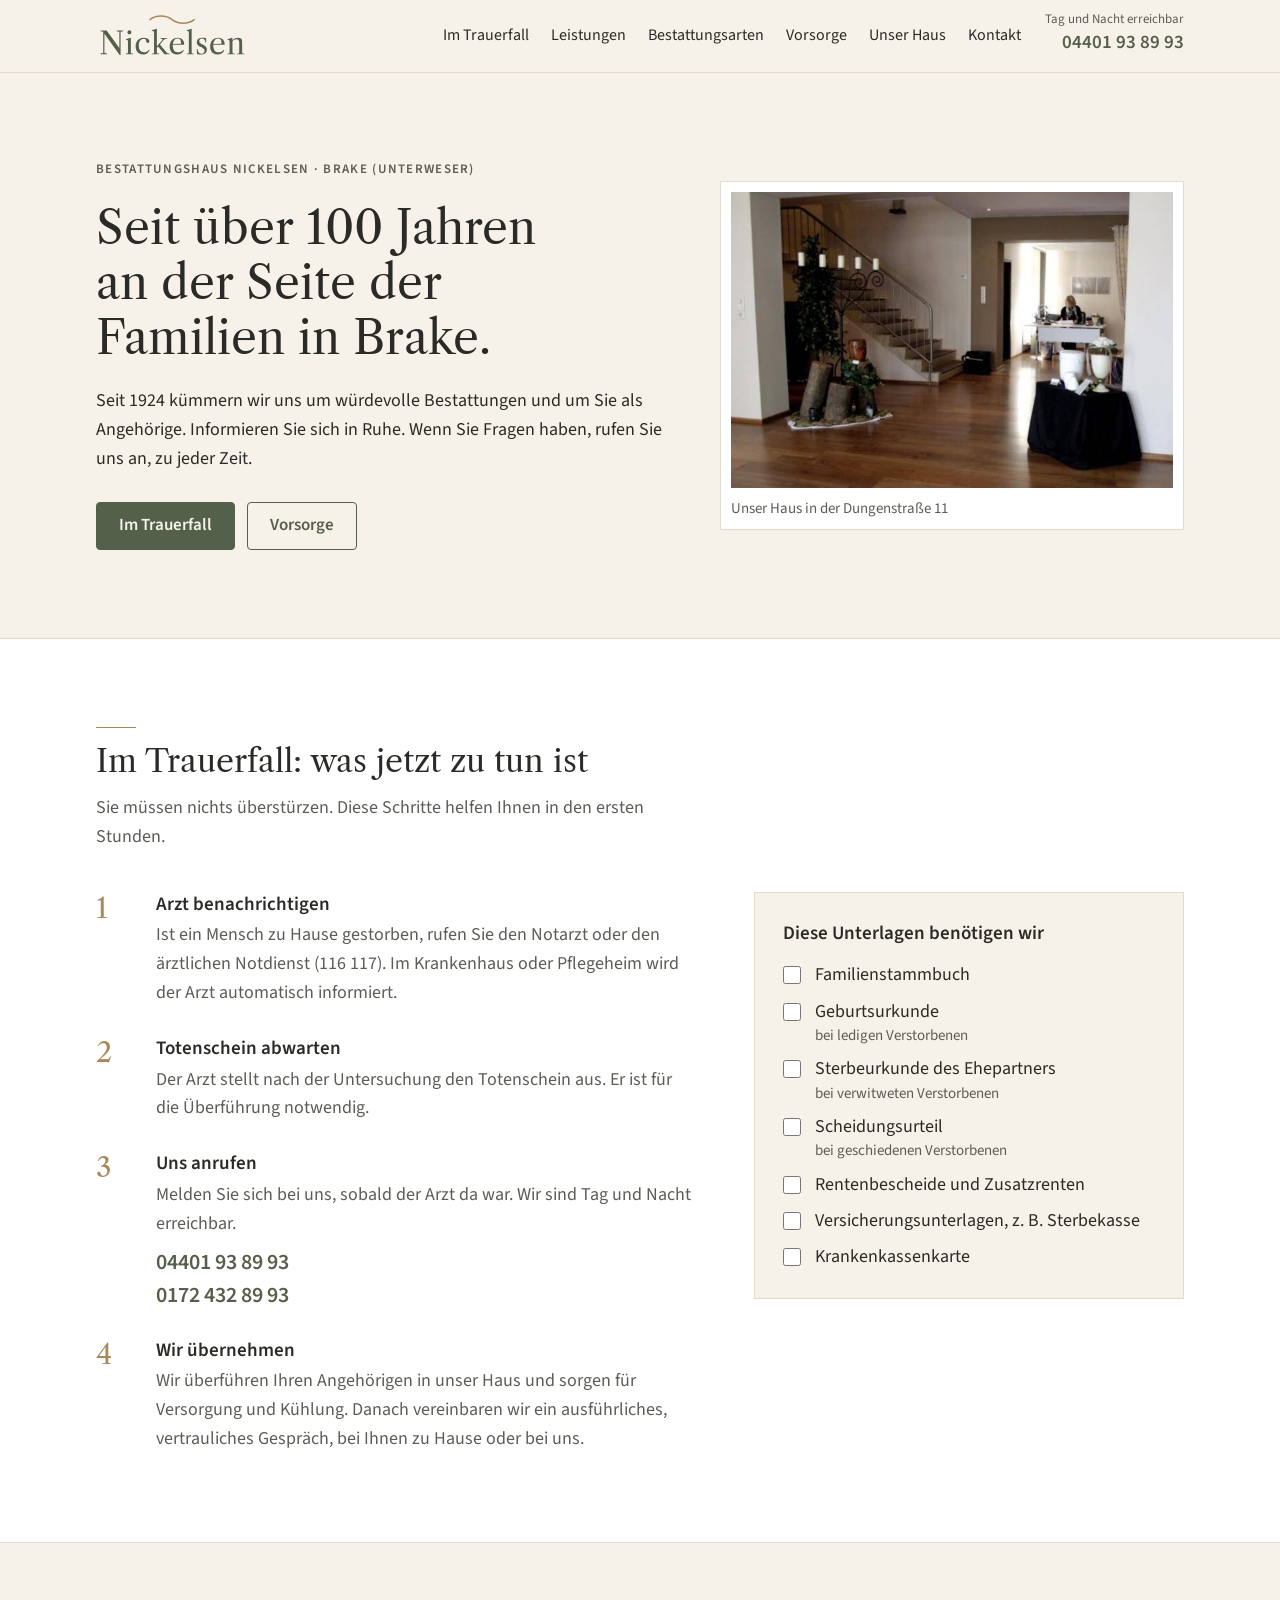
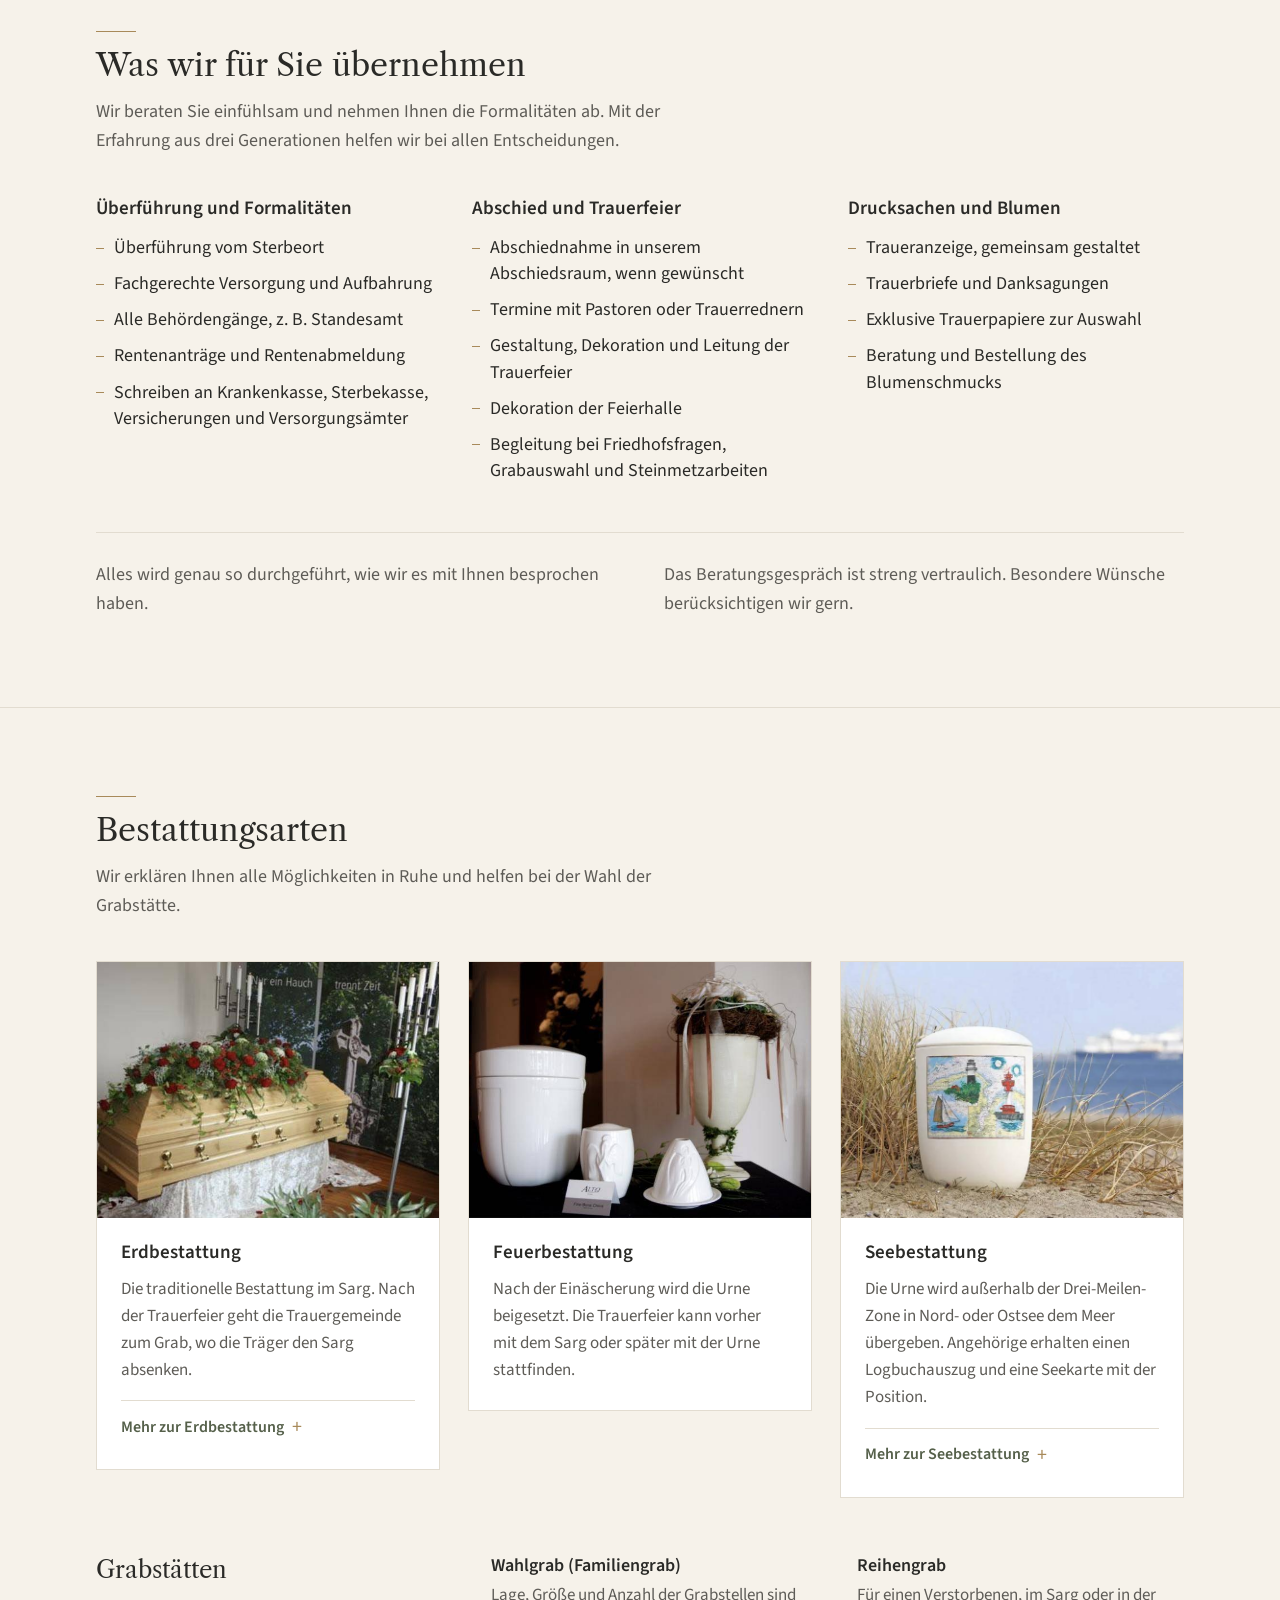
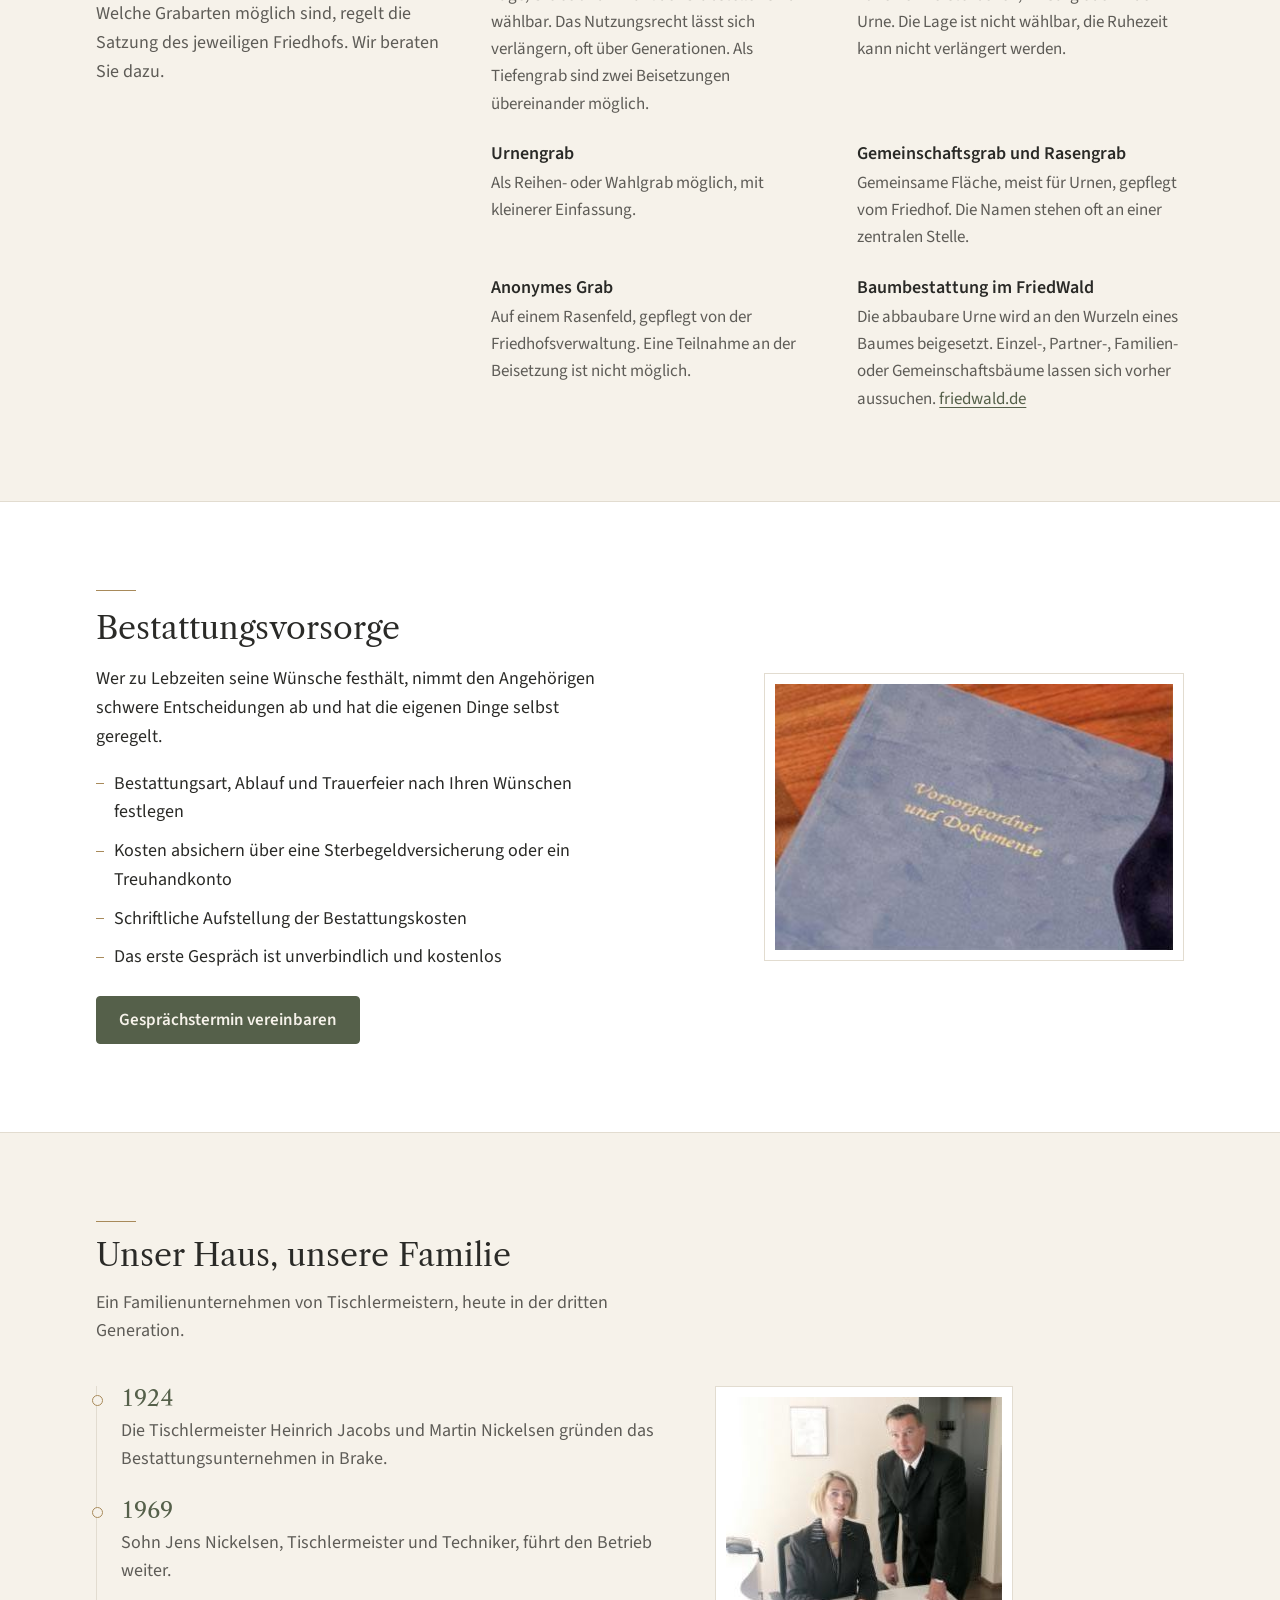
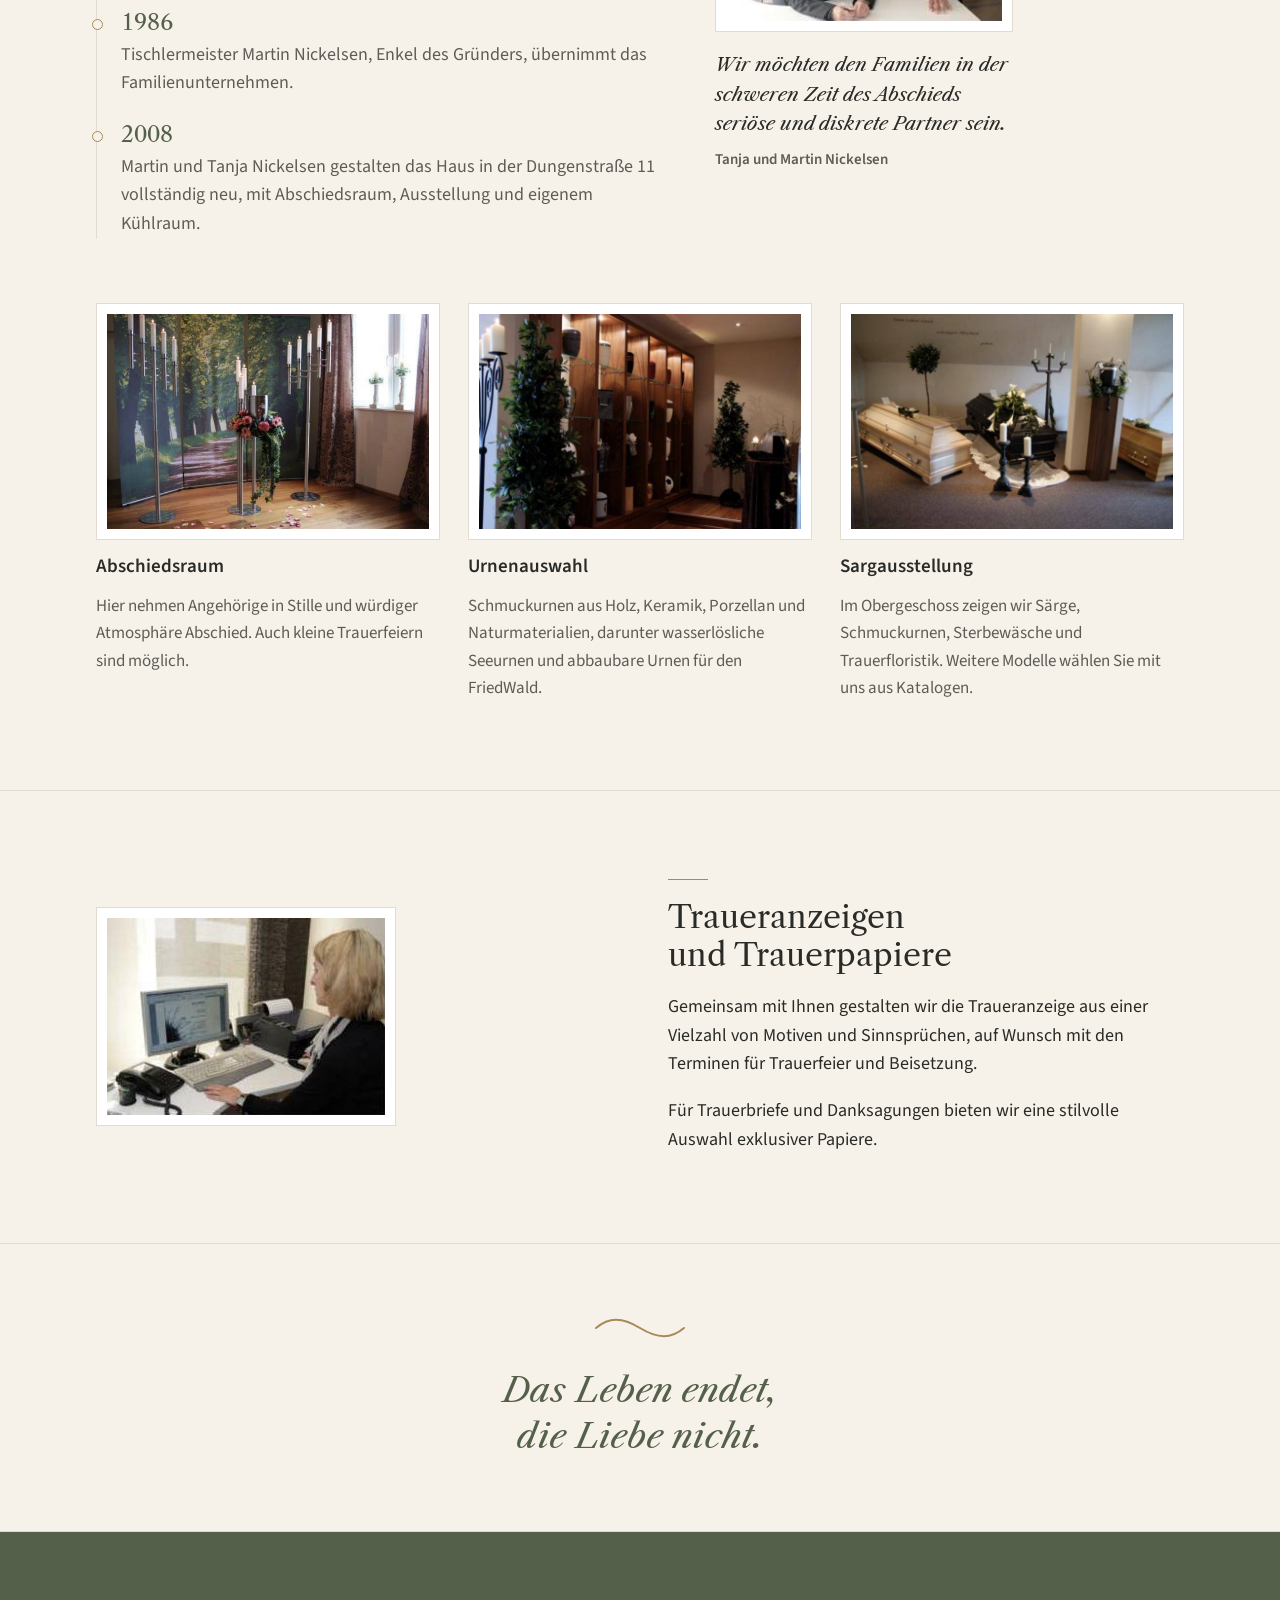
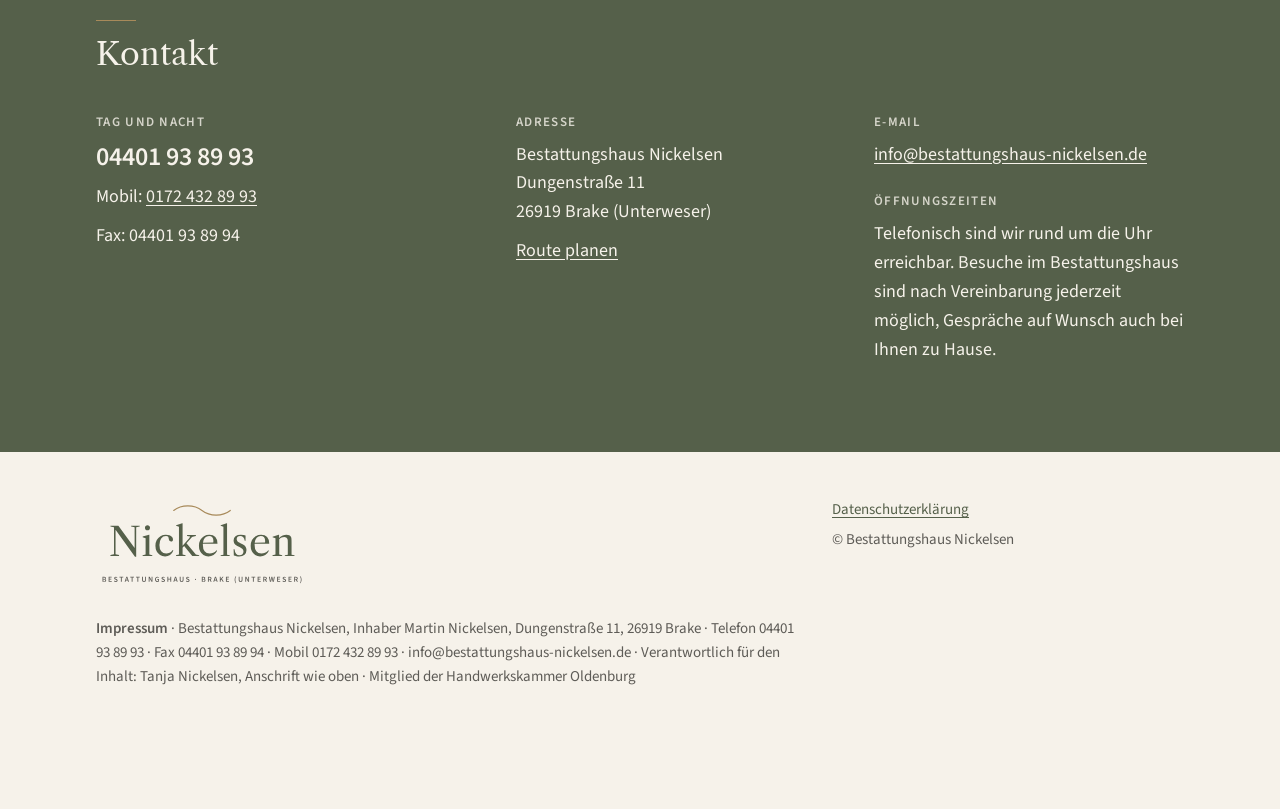
<file: index.html>
<!DOCTYPE html>
<html lang="de">
<head>
<meta charset="utf-8">
<meta name="viewport" content="width=device-width, initial-scale=1, viewport-fit=cover">
<title>Bestattungshaus Nickelsen · Bestatter in Brake (Unterweser)</title>
<meta name="description" content="Bestattungshaus Nickelsen in Brake (Unterweser): Familienunternehmen seit 1924. Erd-, Feuer- und Seebestattung, Bestattungsvorsorge. Tag und Nacht erreichbar unter 04401 93 89 93.">
<link rel="canonical" href="https://bestattungshaus-nickelsen.de/">
<meta name="theme-color" content="#F6F2EA">
<meta property="og:type" content="website">
<meta property="og:locale" content="de_DE">
<meta property="og:site_name" content="Bestattungshaus Nickelsen">
<meta property="og:title" content="Bestattungshaus Nickelsen · Bestatter in Brake (Unterweser)">
<meta property="og:description" content="Familienunternehmen seit 1924. Erd-, Feuer- und Seebestattung, Bestattungsvorsorge. Tag und Nacht erreichbar.">
<meta property="og:url" content="https://bestattungshaus-nickelsen.de/">
<meta property="og:image" content="https://bestattungshaus-nickelsen.de/img/og.png">
<meta property="og:image:width" content="1200">
<meta property="og:image:height" content="630">
<meta name="twitter:card" content="summary_large_image">
<link rel="icon" href="img/favicon.svg" type="image/svg+xml">
<link rel="stylesheet" href="style.css">
<script type="application/ld+json">
{
  "@context": "https://schema.org",
  "@type": "LocalBusiness",
  "@id": "https://bestattungshaus-nickelsen.de/#unternehmen",
  "name": "Bestattungshaus Nickelsen",
  "description": "Bestattungsunternehmen in Brake (Unterweser), Familienbetrieb in dritter Generation. Erd-, Feuer- und Seebestattungen, Bestattungsvorsorge.",
  "url": "https://bestattungshaus-nickelsen.de/",
  "image": "https://bestattungshaus-nickelsen.de/img/og.png",
  "telephone": "+49 4401 938993",
  "faxNumber": "+49 4401 938994",
  "email": "info@bestattungshaus-nickelsen.de",
  "foundingDate": "1924",
  "address": {
    "@type": "PostalAddress",
    "streetAddress": "Dungenstraße 11",
    "postalCode": "26919",
    "addressLocality": "Brake (Unterweser)",
    "addressRegion": "Niedersachsen",
    "addressCountry": "DE"
  },
  "areaServed": ["Brake (Unterweser)", "Landkreis Wesermarsch"],
  "contactPoint": {
    "@type": "ContactPoint",
    "contactType": "Hilfe im Trauerfall",
    "telephone": "+49 4401 938993",
    "availableLanguage": "de",
    "hoursAvailable": {
      "@type": "OpeningHoursSpecification",
      "dayOfWeek": ["Monday", "Tuesday", "Wednesday", "Thursday", "Friday", "Saturday", "Sunday"],
      "opens": "00:00",
      "closes": "23:59"
    }
  }
}
</script>
</head>
<body>

<header class="kopf mit-menue">
  <div class="wrap">
    <a class="marke" href="#start" aria-label="Bestattungshaus Nickelsen, zum Anfang">
      <svg class="logo" viewBox="-8 0 316 108" width="316" height="108" role="img" aria-label="Bestattungshaus Nickelsen"><title>Bestattungshaus Nickelsen</title><path d="M104.0,20 C116.65,10 137.35,10 150.0,20 S183.35,30 196.0,20" fill="none" stroke="var(--messing)" stroke-width="3" stroke-linecap="round"/><path d="M41.071999999999996 93.28 9.519999999999994 49.312V89.312L15.215999999999994 90.528V92.0H1.199999999999993V90.528L6.959999999999994 89.312V45.408L1.199999999999993 44.192V42.72H14.127999999999993L40.495999999999995 78.944V45.408L34.8 44.192V42.72H48.815999999999995V44.192L43.056 45.408V93.28Z M61.36 42.08Q63.215999999999994 42.08 64.368 43.263999999999996Q65.52 44.448 65.52 46.24Q65.52 47.967999999999996 64.368 49.152Q63.215999999999994 50.336 61.36 50.336Q59.504 50.336 58.384 49.152Q57.263999999999996 47.967999999999996 57.263999999999996 46.24Q57.263999999999996 44.448 58.384 43.263999999999996Q59.504 42.08 61.36 42.08ZM69.232 92.0H53.488V90.72L58.352 89.76V63.135999999999996L53.616 61.408V60.512L63.855999999999995 57.44H64.432V89.76L69.232 90.72Z M74.288 75.488Q74.288 70.24 76.464 66.144Q78.64 62.048 82.512 59.744Q86.384 57.44 91.312 57.44Q94.512 57.44 97.136 58.464Q99.75999999999999 59.488 101.29599999999999 61.216Q102.832 62.944 102.832 64.992Q102.832 66.656 102.032 67.648Q101.232 68.64 99.88799999999999 68.64Q96.56 68.64 96.112 64.608Q95.728 61.536 94.73599999999999 60.512Q93.744 59.488 91.50399999999999 59.488Q86.448 59.488 83.63199999999999 63.456Q80.81599999999999 67.424 80.81599999999999 74.208Q80.81599999999999 80.736 83.696 84.352Q86.576 87.968 91.824 87.968Q94.768 87.968 97.29599999999999 86.78399999999999Q99.824 85.6 101.488 83.29599999999999L102.192 82.336L103.40799999999999 82.976L103.088 83.80799999999999Q101.488 88.032 98.032 90.336Q94.576 92.64 89.904 92.64Q85.36 92.64 81.80799999999999 90.464Q78.256 88.288 76.27199999999999 84.384Q74.288 80.48 74.288 75.488Z M145.392 90.72V92.0H134.19199999999998L120.94399999999999 75.872L118.448 78.752V89.76L123.24799999999999 90.72V92.0H107.69599999999998V90.72L112.55999999999999 89.76V44.576L107.88799999999999 42.848V42.016L117.80799999999999 38.879999999999995H118.448V75.29599999999999L129.136 63.2Q130.48 61.664 130.48 60.896Q130.48 60.32 129.51999999999998 60.0Q128.56 59.68 125.74399999999999 59.36V58.08H140.07999999999998V59.36Q136.176 60.064 134.832 60.70399999999999Q133.488 61.343999999999994 132.016 63.007999999999996L124.78399999999999 71.456L140.016 89.76Z M151.472 72.288Q151.408 72.736 151.408 73.75999999999999Q151.408 80.8 154.224 84.384Q157.04 87.968 162.48 87.968Q165.61599999999999 87.968 168.30399999999997 86.848Q170.992 85.728 172.656 83.68L173.424 82.72L174.512 83.36L174.128 84.256Q172.464 88.16 168.752 90.4Q165.04 92.64 160.368 92.64Q155.824 92.64 152.336 90.49600000000001Q148.848 88.352 146.928 84.48Q145.008 80.608 145.008 75.55199999999999Q145.008 70.24 147.152 66.112Q149.296 61.983999999999995 153.168 59.711999999999996Q157.04 57.44 162.096 57.44Q168.368 57.44 171.728 61.12Q175.088 64.8 175.216 71.904L174.768 72.288ZM151.6 70.496 168.304 69.92Q168.496 69.152 168.496 67.29599999999999Q168.496 59.424 161.52 59.424Q157.296 59.424 154.736 62.304Q152.176 65.184 151.6 70.496Z M195.12 92.0H180.336V90.784L184.81600000000003 89.824V44.512L180.336 42.848V42.016L190.12800000000001 38.879999999999995H190.704V89.824L195.12 90.784Z M220.78400000000002 58.528V67.424H219.44000000000003Q218.48000000000002 59.36 211.95200000000003 59.36Q209.39200000000002 59.36 207.88800000000003 60.768Q206.38400000000001 62.176 206.38400000000001 64.544Q206.38400000000001 66.336 207.312 67.584Q208.24 68.832 209.584 69.66399999999999Q210.92800000000003 70.496 213.29600000000002 71.584Q216.24 72.928 218.0 74.08Q219.76000000000002 75.232 221.04000000000002 77.24799999999999Q222.32000000000002 79.264 222.32000000000002 82.272Q222.32000000000002 87.008 219.15200000000002 89.824Q215.984 92.64 210.544 92.64Q208.496 92.64 206.032 92.256Q203.568 91.872 201.71200000000002 91.232L201.328 80.864H202.864Q203.312 85.728 205.36 88.22399999999999Q207.40800000000002 90.72 211.056 90.72Q213.936 90.72 215.66400000000002 89.12Q217.39200000000002 87.52 217.39200000000002 84.832Q217.39200000000002 82.848 216.43200000000002 81.47200000000001Q215.472 80.096 214.06400000000002 79.232Q212.656 78.368 210.096 77.088Q207.216 75.68 205.488 74.56Q203.76000000000002 73.44 202.544 71.52Q201.328 69.6 201.328 66.78399999999999Q201.328 62.304 204.43200000000002 59.872Q207.536 57.44 213.23200000000003 57.44Q215.40800000000002 57.44 217.488 57.727999999999994Q219.568 58.016 220.78400000000002 58.528Z M235.568 72.288Q235.504 72.736 235.504 73.75999999999999Q235.504 80.8 238.32 84.384Q241.136 87.968 246.576 87.968Q249.712 87.968 252.39999999999998 86.848Q255.088 85.728 256.752 83.68L257.52 82.72L258.608 83.36L258.224 84.256Q256.56 88.16 252.848 90.4Q249.136 92.64 244.464 92.64Q239.92000000000002 92.64 236.43200000000002 90.49600000000001Q232.94400000000002 88.352 231.024 84.48Q229.104 80.608 229.104 75.55199999999999Q229.104 70.24 231.248 66.112Q233.392 61.983999999999995 237.264 59.711999999999996Q241.136 57.44 246.192 57.44Q252.464 57.44 255.824 61.12Q259.184 64.8 259.312 71.904L258.86400000000003 72.288ZM235.696 70.496 252.4 69.92Q252.592 69.152 252.592 67.29599999999999Q252.592 59.424 245.616 59.424Q241.392 59.424 238.832 62.304Q236.272 65.184 235.696 70.496Z M300.336 90.72V92.0H284.656V90.72L289.456 89.824V71.008Q289.456 68.19200000000001 289.29600000000005 66.56Q289.136 64.928 288.68800000000005 63.903999999999996Q287.47200000000004 60.96 283.696 60.96Q281.392 60.96 279.24800000000005 61.983999999999995Q277.10400000000004 63.007999999999996 275.504 64.928V89.76L280.30400000000003 90.72V92.0H264.56V90.72L269.42400000000004 89.76V63.2L264.68800000000005 61.408V60.576L274.608 57.44H275.24800000000005V62.879999999999995Q278.0 60.256 281.10400000000004 58.848Q284.208 57.44 287.28000000000003 57.44Q289.84000000000003 57.44 291.824 58.464Q293.808 59.488 294.704 61.28Q295.216 62.304 295.376 64.0Q295.536 65.696 295.536 70.368V89.824Z" fill="var(--oliv)"/></svg>
    </a>
    <nav class="haupt" aria-label="Hauptnavigation">
      <a href="#trauerfall">Im Trauerfall</a>
      <a href="#leistungen">Leistungen</a>
      <a href="#bestattungsarten">Bestattungsarten</a>
      <a href="#vorsorge">Vorsorge</a>
      <a href="#haus">Unser Haus</a>
      <a href="#kontakt">Kontakt</a>
    </nav>
    <div class="erreichbar">
      <small>Tag und Nacht erreichbar</small>
      <a class="tel" href="tel:+494401938993">04401 93 89 93</a>
    </div>
    <details class="menue">
      <summary><span class="balken" aria-hidden="true"></span>Menü</summary>
      <nav aria-label="Hauptnavigation für kleine Bildschirme">
        <a href="#trauerfall">Im Trauerfall</a>
        <a href="#leistungen">Leistungen</a>
        <a href="#bestattungsarten">Bestattungsarten</a>
        <a href="#vorsorge">Vorsorge</a>
        <a href="#haus">Unser Haus</a>
        <a href="#kontakt">Kontakt</a>
      </nav>
    </details>
  </div>
</header>

<main id="start">
  <section class="einstieg">
    <div class="wrap">
      <div class="text">
        <span class="label">Bestattungshaus Nickelsen · Brake (Unterweser)</span>
        <h1>Seit über 100 Jahren an der Seite der Familien in Brake.</h1>
        <p>Seit 1924 kümmern wir uns um würdevolle Bestattungen und um Sie als Angehörige. Informieren Sie sich in Ruhe. Wenn Sie Fragen haben, rufen Sie uns an, zu jeder Zeit.</p>
        <div class="knoepfe">
          <a class="knopf voll" href="#trauerfall">Im Trauerfall</a>
          <a class="knopf rahmen" href="#vorsorge">Vorsorge</a>
        </div>
      </div>
      <figure class="foto">
        <img src="img/empfang.jpg" width="660" height="442" alt="Empfangsbereich des Bestattungshauses mit Holzboden, Treppe und Kerzenleuchter, hinten der Beratungsplatz">
        <figcaption>Unser Haus in der Dungenstraße 11</figcaption>
      </figure>
    </div>
  </section>

  <section class="trauerfall" id="trauerfall">
    <div class="wrap">
      <div class="kopfzeile">
        <span class="strich"></span>
        <h2>Im Trauerfall: was jetzt zu tun ist</h2>
        <p>Sie müssen nichts überstürzen. Diese Schritte helfen Ihnen in den ersten Stunden.</p>
      </div>
      <div class="raster">
        <ol class="schritte">
          <li><div><h3>Arzt benachrichtigen</h3><p>Ist ein Mensch zu Hause gestorben, rufen Sie den Notarzt oder den ärztlichen Notdienst (116 117). Im Krankenhaus oder Pflegeheim wird der Arzt automatisch informiert.</p></div></li>
          <li><div><h3>Totenschein abwarten</h3><p>Der Arzt stellt nach der Untersuchung den Totenschein aus. Er ist für die Überführung notwendig.</p></div></li>
          <li><div><h3>Uns anrufen</h3><p>Melden Sie sich bei uns, sobald der Arzt da war. Wir sind Tag und Nacht erreichbar.</p>
            <div class="nummern"><a class="tel" href="tel:+494401938993">04401 93 89 93</a><a class="tel" href="tel:+491724328993">0172 432 89 93</a></div></div></li>
          <li><div><h3>Wir übernehmen</h3><p>Wir überführen Ihren Angehörigen in unser Haus und sorgen für Versorgung und Kühlung. Danach vereinbaren wir ein ausführliches, vertrauliches Gespräch, bei Ihnen zu Hause oder bei uns.</p></div></li>
        </ol>
        <aside class="unterlagen" aria-labelledby="unterlagen-titel">
          <h3 id="unterlagen-titel">Diese Unterlagen benötigen wir</h3>
          <ul>
            <li><input type="checkbox" id="unterlage-1"><label for="unterlage-1">Familienstammbuch</label></li>
            <li><input type="checkbox" id="unterlage-2"><label for="unterlage-2">Geburtsurkunde<small>bei ledigen Verstorbenen</small></label></li>
            <li><input type="checkbox" id="unterlage-3"><label for="unterlage-3">Sterbeurkunde des Ehepartners<small>bei verwitweten Verstorbenen</small></label></li>
            <li><input type="checkbox" id="unterlage-4"><label for="unterlage-4">Scheidungsurteil<small>bei geschiedenen Verstorbenen</small></label></li>
            <li><input type="checkbox" id="unterlage-5"><label for="unterlage-5">Rentenbescheide und Zusatzrenten</label></li>
            <li><input type="checkbox" id="unterlage-6"><label for="unterlage-6">Versicherungsunterlagen, z. B. Sterbekasse</label></li>
            <li><input type="checkbox" id="unterlage-7"><label for="unterlage-7">Krankenkassenkarte</label></li>
          </ul>
        </aside>
      </div>
    </div>
  </section>

  <section class="leistungen" id="leistungen">
    <div class="wrap">
      <div class="kopfzeile">
        <span class="strich"></span>
        <h2>Was wir für Sie übernehmen</h2>
        <p>Wir beraten Sie einfühlsam und nehmen Ihnen die Formalitäten ab. Mit der Erfahrung aus drei Generationen helfen wir bei allen Entscheidungen.</p>
      </div>
      <div class="gruppen">
        <details class="gruppe klapp" open>
          <summary><h3>Überführung und Formalitäten</h3></summary>
          <ul>
            <li>Überführung vom Sterbeort</li>
            <li>Fachgerechte Versorgung und Aufbahrung</li>
            <li>Alle Behördengänge, z. B. Standesamt</li>
            <li>Rentenanträge und Rentenabmeldung</li>
            <li>Schreiben an Krankenkasse, Sterbekasse, Versicherungen und Versorgungsämter</li>
          </ul>
        </details>
        <details class="gruppe klapp" open>
          <summary><h3>Abschied und Trauerfeier</h3></summary>
          <ul>
            <li>Abschiednahme in unserem Abschiedsraum, wenn gewünscht</li>
            <li>Termine mit Pastoren oder Trauerrednern</li>
            <li>Gestaltung, Dekoration und Leitung der Trauerfeier</li>
            <li>Dekoration der Feierhalle</li>
            <li>Begleitung bei Friedhofsfragen, Grabauswahl und Steinmetzarbeiten</li>
          </ul>
        </details>
        <details class="gruppe klapp" open>
          <summary><h3>Drucksachen und Blumen</h3></summary>
          <ul>
            <li>Traueranzeige, gemeinsam gestaltet</li>
            <li>Trauerbriefe und Danksagungen</li>
            <li>Exklusive Trauerpapiere zur Auswahl</li>
            <li>Beratung und Bestellung des Blumenschmucks</li>
          </ul>
        </details>
      </div>
      <div class="versprechen">
        <p>Alles wird genau so durchgeführt, wie wir es mit Ihnen besprochen haben.</p>
        <p>Das Beratungsgespräch ist streng vertraulich. Besondere Wünsche berücksichtigen wir gern.</p>
      </div>
    </div>
  </section>

  <section id="bestattungsarten">
    <div class="wrap">
      <div class="kopfzeile">
        <span class="strich"></span>
        <h2>Bestattungsarten</h2>
        <p>Wir erklären Ihnen alle Möglichkeiten in Ruhe und helfen bei der Wahl der Grabstätte.</p>
      </div>
      <div class="arten">
        <article class="art">
          <img src="img/sarg-blumen.jpg" width="630" height="380" alt="Heller Holzsarg mit Gesteck aus roten Rosen im Abschiedsraum" loading="lazy">
          <div><h3>Erdbestattung</h3><p>Die traditionelle Bestattung im Sarg. Nach der Trauerfeier geht die Trauergemeinde zum Grab, wo die Träger den Sarg absenken.</p>
            <details><summary>Mehr zur Erdbestattung</summary>
              <p>Der Sarg wird meist auf einem Bahrwagen zum Grab geleitet und von erfahrenen Trägern abgesenkt. Je nach Friedhofssatzung dürfen auch Angehörige, Nachbarn oder Vereinskameraden den Sarg tragen.</p>
              <p>Wer das Absenken nicht miterleben möchte, kann das mit uns absprechen: Dann wird der Sarg erst abgesenkt, wenn die Trauergemeinde den Friedhof verlassen hat.</p>
              <p>Ruhezeit, Grabarten und Grabgebühren legt der Friedhofsträger fest, also die Gemeinde oder Kirche.</p>
            </details></div>
        </article>
        <article class="art">
          <img src="img/urnen-weiss.jpg" width="660" height="454" alt="Weiße Schmuckurnen aus Porzellan in unserer Ausstellung" loading="lazy">
          <div><h3>Feuerbestattung</h3><p>Nach der Einäscherung wird die Urne beigesetzt. Die Trauerfeier kann vorher mit dem Sarg oder später mit der Urne stattfinden.</p></div>
        </article>
        <article class="art">
          <img src="img/seeurne.jpg" width="800" height="533" alt="Seeurne mit maritimem Motiv im Dünengras am Strand" loading="lazy">
          <div><h3>Seebestattung</h3><p>Die Urne wird außerhalb der Drei-Meilen-Zone in Nord- oder Ostsee dem Meer übergeben. Angehörige erhalten einen Logbuchauszug und eine Seekarte mit der Position.</p>
            <details><summary>Mehr zur Seebestattung</summary>
              <p><strong>Begleitet:</strong> An Bord können bis zu 12 Angehörige mitfahren, auf größeren Schiffen bis zu 90. Es gibt eine Trauerrede, Blumen und auf Wunsch Musik. Zum Abschied wird die Flagge auf Halbmast gesetzt und die Schiffsglocke geläutet.</p>
              <p><strong>Still:</strong> Die Reederei setzt die Urne ohne Angehörige bei. Wir nennen Ihnen den Termin, damit Sie an diesem Tag gedenken können.</p>
              <p>Voraussetzung ist eine Einäscherung, die Urne ist wasserlöslich. Friedhofsgebühren, Grabstein und Grabpflege entfallen. Statt Kränzen werden einzelne Blüten gestreut.</p>
            </details></div>
        </article>
      </div>
      <div class="graeber">
        <div class="kopfzeile" style="margin:0;align-content:start">
          <h3 style="font-family:var(--serif);font-weight:400;font-size:24px">Grabstätten</h3>
          <p>Welche Grabarten möglich sind, regelt die Satzung des jeweiligen Friedhofs. Wir beraten Sie dazu.</p>
        </div>
        <details class="klapp klapp-dl" open>
        <summary>Alle Grabarten anzeigen</summary>
        <dl class="grabarten">
          <div><dt>Wahlgrab (Familiengrab)</dt><dd>Lage, Größe und Anzahl der Grabstellen sind wählbar. Das Nutzungsrecht lässt sich verlängern, oft über Generationen. Als Tiefengrab sind zwei Beisetzungen übereinander möglich.</dd></div>
          <div><dt>Reihengrab</dt><dd>Für einen Verstorbenen, im Sarg oder in der Urne. Die Lage ist nicht wählbar, die Ruhezeit kann nicht verlängert werden.</dd></div>
          <div><dt>Urnengrab</dt><dd>Als Reihen- oder Wahlgrab möglich, mit kleinerer Einfassung.</dd></div>
          <div><dt>Gemeinschaftsgrab und Rasengrab</dt><dd>Gemeinsame Fläche, meist für Urnen, gepflegt vom Friedhof. Die Namen stehen oft an einer zentralen Stelle.</dd></div>
          <div><dt>Anonymes Grab</dt><dd>Auf einem Rasenfeld, gepflegt von der Friedhofsverwaltung. Eine Teilnahme an der Beisetzung ist nicht möglich.</dd></div>
          <div><dt>Baumbestattung im FriedWald</dt><dd>Die abbaubare Urne wird an den Wurzeln eines Baumes beigesetzt. Einzel-, Partner-, Familien- oder Gemeinschaftsbäume lassen sich vorher aussuchen. <a href="https://www.friedwald.de" rel="noopener">friedwald.de</a></dd></div>
        </dl>
        </details>
      </div>
    </div>
  </section>

  <section class="trauerfall" id="vorsorge">
    <div class="wrap zweier">
      <div class="text">
        <span class="strich"></span>
        <h2>Bestattungsvorsorge</h2>
        <p>Wer zu Lebzeiten seine Wünsche festhält, nimmt den Angehörigen schwere Entscheidungen ab und hat die eigenen Dinge selbst geregelt.</p>
        <ul class="punkte">
          <li>Bestattungsart, Ablauf und Trauerfeier nach Ihren Wünschen festlegen</li>
          <li>Kosten absichern über eine Sterbegeldversicherung oder ein Treuhandkonto</li>
          <li>Schriftliche Aufstellung der Bestattungskosten</li>
          <li>Das erste Gespräch ist unverbindlich und kostenlos</li>
        </ul>
        <div class="knoepfe"><a class="knopf voll" href="#kontakt">Gesprächstermin vereinbaren</a></div>
      </div>
      <figure class="foto">
        <img src="img/vorsorge.jpg" width="390" height="260" alt="Vorsorgeordner mit goldener Prägung auf einem Holztisch" loading="lazy">
      </figure>
    </div>
  </section>

  <section id="haus">
    <div class="wrap">
      <div class="kopfzeile">
        <span class="strich"></span>
        <h2>Unser Haus, unsere Familie</h2>
        <p>Ein Familienunternehmen von Tischlermeistern, heute in der dritten Generation.</p>
      </div>
      <div class="chronik">
        <ol class="jahre">
          <li><span class="jahr">1924</span><p>Die Tischlermeister Heinrich Jacobs und Martin Nickelsen gründen das Bestattungsunternehmen in Brake.</p></li>
          <li><span class="jahr">1969</span><p>Sohn Jens Nickelsen, Tischlermeister und Techniker, führt den Betrieb weiter.</p></li>
          <li><span class="jahr">1986</span><p>Tischlermeister Martin Nickelsen, Enkel des Gründers, übernimmt das Familienunternehmen.</p></li>
          <li><span class="jahr">2008</span><p>Martin und Tanja Nickelsen gestalten das Haus in der Dungenstraße 11 vollständig neu, mit Abschiedsraum, Ausstellung und eigenem Kühlraum.</p></li>
        </ol>
        <figure class="inhaber">
          <div class="foto"><img src="img/inhaber.jpg" width="276" height="224" alt="Tanja und Martin Nickelsen im Beratungsraum"></div>
          <blockquote>Wir möchten den Familien in der schweren Zeit des Abschieds seriöse und diskrete Partner sein.<cite>Tanja und Martin Nickelsen</cite></blockquote>
        </figure>
      </div>
      <div class="raeume">
        <div class="raum">
          <div class="foto"><img src="img/abschiedsraum.jpg" width="630" height="380" alt="Abschiedsraum mit Kerzenleuchtern und Rosengesteck vor einer Waldwand" loading="lazy"></div>
          <h3>Abschiedsraum</h3>
          <p>Hier nehmen Angehörige in Stille und würdiger Atmosphäre Abschied. Auch kleine Trauerfeiern sind möglich.</p>
        </div>
        <div class="raum">
          <div class="foto"><img src="img/urnenregal.jpg" width="660" height="442" alt="Beleuchtetes Holzregal mit Schmuckurnen" loading="lazy"></div>
          <h3>Urnenauswahl</h3>
          <p>Schmuckurnen aus Holz, Keramik, Porzellan und Naturmaterialien, darunter wasserlösliche Seeurnen und abbaubare Urnen für den FriedWald.</p>
        </div>
        <div class="raum">
          <div class="foto"><img src="img/ausstellung-saerge.jpg" width="660" height="442" alt="Ausstellung mit hellen und dunklen Särgen, Kerzenleuchtern und Blumen im Obergeschoss" loading="lazy"></div>
          <h3>Sargausstellung</h3>
          <p>Im Obergeschoss zeigen wir Särge, Schmuckurnen, Sterbewäsche und Trauerfloristik. Weitere Modelle wählen Sie mit uns aus Katalogen.</p>
        </div>
      </div>
    </div>
  </section>

  <section id="traueranzeige">
    <div class="wrap zweier links">
      <div class="text">
        <span class="strich"></span>
        <h2>Traueranzeigen und Trauerpapiere</h2>
        <p>Gemeinsam mit Ihnen gestalten wir die Traueranzeige aus einer Vielzahl von Motiven und Sinnsprüchen, auf Wunsch mit den Terminen für Trauerfeier und Beisetzung.</p>
        <p>Für Trauerbriefe und Danksagungen bieten wir eine stilvolle Auswahl exklusiver Papiere.</p>
      </div>
      <figure class="foto" style="max-width:300px">
        <img src="img/trauerdruck.jpg" width="278" height="197" alt="Tanja Nickelsen gestaltet eine Traueranzeige am Computer" loading="lazy">
      </figure>
    </div>
  </section>

  <section class="leitsatz" aria-label="Leitsatz">
    <div class="wrap">
      <span class="welle" aria-hidden="true"><svg viewBox="0 0 96 24" width="96" height="24"><path d="M4,12 C17,1 30,1 48,12 S79,23 92,12" fill="none" stroke="var(--messing)" stroke-width="2" stroke-linecap="round"/></svg></span>
      <p>Das Leben endet, die Liebe nicht.</p>
    </div>
  </section>

  <section class="kontakt" id="kontakt">
    <div class="wrap">
      <div class="kopfzeile">
        <span class="strich"></span>
        <h2>Kontakt</h2>
      </div>
      <div class="raster">
        <div class="block">
          <span class="label">Tag und Nacht</span>
          <a class="gross tel" href="tel:+494401938993">04401 93 89 93</a>
          <span class="tel">Mobil: <a href="tel:+491724328993">0172 432 89 93</a></span>
          <span class="tel">Fax: 04401 93 89 94</span>
        </div>
        <div class="block">
          <span class="label">Adresse</span>
          <address>Bestattungshaus Nickelsen<br>Dungenstraße 11<br>26919 Brake (Unterweser)</address>
          <a href="https://www.google.com/maps/search/?api=1&amp;query=Dungenstra%C3%9Fe+11+26919+Brake" rel="noopener">Route planen</a>
        </div>
        <div class="block">
          <span class="label">E-Mail</span>
          <a href="mailto:info@bestattungshaus-nickelsen.de">info@bestattungshaus-nickelsen.de</a>
          <span class="label" style="margin-top:14px">Öffnungszeiten</span>
          <p>Telefonisch sind wir rund um die Uhr erreichbar. Besuche im Bestattungshaus sind nach Vereinbarung jederzeit möglich, Gespräche auf Wunsch auch bei Ihnen zu Hause.</p>
        </div>
      </div>
    </div>
  </section>
</main>

<footer id="impressum">
  <div class="wrap">
    <div style="display:grid;gap:20px">
      <svg class="fusslogo" viewBox="0 0 520 170" width="520" height="170" role="img" aria-label="Bestattungshaus Nickelsen, Brake (Unterweser)"><title>Bestattungshaus Nickelsen</title><path d="M214.0,30 C226.65,20 247.35,20 260.0,30 S293.35,40 306.0,30" fill="none" stroke="var(--messing)" stroke-width="1.8" stroke-linecap="round"/><path d="M151.072 105.28 119.52 61.312V101.312L125.216 102.528V104.0H111.19999999999999V102.528L116.96 101.312V57.408L111.19999999999999 56.192V54.72H124.12799999999999L150.49599999999998 90.944V57.408L144.8 56.192V54.72H158.816V56.192L153.05599999999998 57.408V105.28Z M171.35999999999999 54.08Q173.21599999999998 54.08 174.368 55.263999999999996Q175.51999999999998 56.448 175.51999999999998 58.24Q175.51999999999998 59.967999999999996 174.368 61.152Q173.21599999999998 62.336 171.35999999999999 62.336Q169.504 62.336 168.384 61.152Q167.26399999999998 59.967999999999996 167.26399999999998 58.24Q167.26399999999998 56.448 168.384 55.263999999999996Q169.504 54.08 171.35999999999999 54.08ZM179.232 104.0H163.488V102.72L168.352 101.76V75.136L163.61599999999999 73.408V72.512L173.856 69.44H174.432V101.76L179.232 102.72Z M184.28799999999998 87.488Q184.28799999999998 82.24 186.464 78.144Q188.64 74.048 192.512 71.744Q196.384 69.44 201.31199999999998 69.44Q204.512 69.44 207.136 70.464Q209.76 71.488 211.296 73.21600000000001Q212.832 74.944 212.832 76.992Q212.832 78.656 212.03199999999998 79.648Q211.232 80.64 209.888 80.64Q206.56 80.64 206.112 76.608Q205.728 73.536 204.736 72.512Q203.744 71.488 201.504 71.488Q196.448 71.488 193.632 75.456Q190.816 79.424 190.816 86.208Q190.816 92.736 193.696 96.352Q196.576 99.968 201.82399999999998 99.968Q204.768 99.968 207.296 98.78399999999999Q209.82399999999998 97.6 211.488 95.29599999999999L212.192 94.336L213.408 94.976L213.088 95.80799999999999Q211.488 100.032 208.03199999999998 102.336Q204.576 104.64 199.904 104.64Q195.35999999999999 104.64 191.808 102.464Q188.256 100.288 186.272 96.384Q184.28799999999998 92.48 184.28799999999998 87.488Z M255.392 102.72V104.0H244.19199999999998L230.944 87.872L228.44799999999998 90.752V101.76L233.248 102.72V104.0H217.696V102.72L222.56 101.76V56.576L217.88799999999998 54.848V54.016L227.808 50.879999999999995H228.44799999999998V87.29599999999999L239.136 75.2Q240.48 73.664 240.48 72.896Q240.48 72.32 239.51999999999998 72.0Q238.56 71.68 235.744 71.36V70.08H250.07999999999998V71.36Q246.176 72.064 244.832 72.704Q243.488 73.344 242.016 75.008L234.784 83.456L250.016 101.76Z M261.472 84.288Q261.408 84.736 261.408 85.75999999999999Q261.408 92.8 264.22400000000005 96.384Q267.04 99.968 272.48 99.968Q275.616 99.968 278.304 98.848Q280.992 97.728 282.656 95.68L283.424 94.72L284.512 95.36L284.128 96.256Q282.464 100.16 278.752 102.4Q275.04 104.64 270.368 104.64Q265.824 104.64 262.336 102.49600000000001Q258.848 100.352 256.928 96.48Q255.008 92.608 255.008 87.55199999999999Q255.008 82.24 257.152 78.112Q259.296 73.984 263.168 71.71199999999999Q267.04 69.44 272.096 69.44Q278.368 69.44 281.728 73.12Q285.088 76.8 285.216 83.904L284.76800000000003 84.288ZM261.6 82.496 278.304 81.92Q278.496 81.152 278.496 79.29599999999999Q278.496 71.424 271.52 71.424Q267.296 71.424 264.736 74.304Q262.176 77.184 261.6 82.496Z M305.12 104.0H290.336V102.784L294.81600000000003 101.824V56.512L290.336 54.848V54.016L300.12800000000004 50.879999999999995H300.704V101.824L305.12 102.784Z M330.78400000000005 70.52799999999999V79.424H329.44000000000005Q328.48 71.36 321.95200000000006 71.36Q319.39200000000005 71.36 317.88800000000003 72.768Q316.384 74.176 316.384 76.544Q316.384 78.336 317.312 79.584Q318.24000000000007 80.832 319.58400000000006 81.66399999999999Q320.92800000000005 82.496 323.29600000000005 83.584Q326.24000000000007 84.928 328.00000000000006 86.08Q329.76000000000005 87.232 331.0400000000001 89.24799999999999Q332.32000000000005 91.264 332.32000000000005 94.272Q332.32000000000005 99.008 329.15200000000004 101.824Q325.98400000000004 104.64 320.54400000000004 104.64Q318.49600000000004 104.64 316.03200000000004 104.256Q313.56800000000004 103.872 311.71200000000005 103.232L311.32800000000003 92.864H312.86400000000003Q313.31200000000007 97.728 315.36 100.22399999999999Q317.408 102.72 321.05600000000004 102.72Q323.93600000000004 102.72 325.66400000000004 101.12Q327.39200000000005 99.52 327.39200000000005 96.832Q327.39200000000005 94.848 326.432 93.47200000000001Q325.47200000000004 92.096 324.0640000000001 91.232Q322.65600000000006 90.368 320.09600000000006 89.088Q317.21600000000007 87.68 315.48800000000006 86.56Q313.76000000000005 85.44 312.54400000000004 83.52Q311.32800000000003 81.6 311.32800000000003 78.78399999999999Q311.32800000000003 74.304 314.432 71.872Q317.53600000000006 69.44 323.232 69.44Q325.408 69.44 327.48800000000006 69.728Q329.56800000000004 70.01599999999999 330.78400000000005 70.52799999999999Z M345.56800000000004 84.288Q345.5040000000001 84.736 345.5040000000001 85.75999999999999Q345.5040000000001 92.8 348.32000000000005 96.384Q351.1360000000001 99.968 356.5760000000001 99.968Q359.71200000000005 99.968 362.4000000000001 98.848Q365.0880000000001 97.728 366.75200000000007 95.68L367.52000000000004 94.72L368.60800000000006 95.36L368.22400000000005 96.256Q366.56000000000006 100.16 362.84800000000007 102.4Q359.1360000000001 104.64 354.46400000000006 104.64Q349.9200000000001 104.64 346.4320000000001 102.49600000000001Q342.9440000000001 100.352 341.02400000000006 96.48Q339.10400000000004 92.608 339.10400000000004 87.55199999999999Q339.10400000000004 82.24 341.24800000000005 78.112Q343.39200000000005 73.984 347.26400000000007 71.71199999999999Q351.1360000000001 69.44 356.19200000000006 69.44Q362.46400000000006 69.44 365.82400000000007 73.12Q369.1840000000001 76.8 369.31200000000007 83.904L368.86400000000003 84.288ZM345.6960000000001 82.496 362.4000000000001 81.92Q362.59200000000004 81.152 362.59200000000004 79.29599999999999Q362.59200000000004 71.424 355.61600000000004 71.424Q351.39200000000005 71.424 348.83200000000005 74.304Q346.27200000000005 77.184 345.6960000000001 82.496Z M410.33600000000007 102.72V104.0H394.65600000000006V102.72L399.4560000000001 101.824V83.008Q399.4560000000001 80.19200000000001 399.29600000000005 78.56Q399.1360000000001 76.928 398.6880000000001 75.904Q397.4720000000001 72.96000000000001 393.6960000000001 72.96000000000001Q391.39200000000005 72.96000000000001 389.24800000000005 73.98400000000001Q387.1040000000001 75.008 385.5040000000001 76.928V101.76L390.3040000000001 102.72V104.0H374.56000000000006V102.72L379.4240000000001 101.76V75.2L374.6880000000001 73.408V72.576L384.60800000000006 69.44H385.2480000000001V74.88Q388.00000000000006 72.256 391.10400000000004 70.848Q394.2080000000001 69.44 397.2800000000001 69.44Q399.8400000000001 69.44 401.82400000000007 70.464Q403.8080000000001 71.488 404.70400000000006 73.28Q405.21600000000007 74.304 405.3760000000001 76.0Q405.53600000000006 77.696 405.53600000000006 82.368V101.824Z" fill="var(--oliv)"/><path d="M98.29374999999999 146.0V137.825H100.90625Q101.75625 137.825 102.4125 138.01875Q103.06875 138.2125 103.44999999999999 138.65Q103.83125 139.0875 103.83125 139.8375Q103.83125 140.4625 103.5375 140.94375000000002Q103.24374999999999 141.425 102.69375 141.6125V141.6625Q103.41874999999999 141.8125 103.83749999999999 142.26875Q104.25625 142.725 104.25625 143.5375Q104.25625 144.375 103.85 144.925Q103.44375 145.475 102.73124999999999 145.7375Q102.01875 146.0 101.11874999999999 146.0ZM99.74374999999999 141.2H100.78125Q101.63125 141.2 102.01875 140.8875Q102.40625 140.575 102.40625 140.05Q102.40625 139.45 102.00625 139.2Q101.60624999999999 138.95 100.80624999999999 138.95H99.74374999999999ZM99.74374999999999 144.875H100.96875Q101.86874999999999 144.875 102.35624999999999 144.54375Q102.84375 144.2125 102.84375 143.525Q102.84375 142.875 102.36875 142.58125Q101.89375 142.2875 100.96875 142.2875H99.74374999999999Z M108.25625 146.0V137.825H113.18125V139.05H109.70625V141.1375H112.64375V142.3625H109.70625V144.775H113.30625V146.0Z M119.86874999999999 146.15Q119.01875 146.15 118.26249999999999 145.8375Q117.50625 145.525 116.91874999999999 144.95L117.70625 144.0Q118.14375 144.425 118.725 144.65625Q119.30624999999999 144.8875 119.89375 144.8875Q120.59375 144.8875 120.95625 144.6Q121.31875 144.3125 121.31875 143.8375Q121.31875 143.5 121.15625 143.29375Q120.99374999999999 143.0875 120.71249999999999 142.9375Q120.43124999999999 142.7875 120.05624999999999 142.6375L118.93124999999999 142.15Q118.53125 141.975 118.15 141.69375Q117.76875 141.4125 117.525 140.99374999999998Q117.28125 140.575 117.28125 139.975Q117.28125 139.325 117.63749999999999 138.80624999999998Q117.99374999999999 138.2875 118.61249999999998 137.98125Q119.23124999999999 137.675 120.03125 137.675Q120.76875 137.675 121.425 137.94375000000002Q122.08125 138.2125 122.54374999999999 138.675L121.78125 139.625Q121.38125 139.3 120.94375 139.11875Q120.50625 138.9375 120.03125 138.9375Q119.45625 138.9375 119.1 139.19375Q118.74374999999999 139.45 118.74374999999999 139.9Q118.74374999999999 140.2125 118.92499999999998 140.41875Q119.10624999999999 140.625 119.4125 140.76875Q119.71875 140.9125 120.04374999999999 141.05L121.15625 141.5125Q121.64375 141.725 122.01875 142.0125Q122.39375 142.3 122.6 142.7125Q122.80624999999999 143.125 122.80624999999999 143.725Q122.80624999999999 144.3875 122.45624999999998 144.9375Q122.10624999999999 145.4875 121.44999999999999 145.81875000000002Q120.79374999999999 146.15 119.86874999999999 146.15Z M128.19375 146.0V139.05H125.83125V137.825H132.00625V139.05H129.64374999999998V146.0Z M134.30624999999998 146.0 136.96874999999997 137.825H138.66875L141.33124999999998 146.0H139.80624999999998L138.55624999999998 141.65Q138.35625 141.0 138.17499999999998 140.3125Q137.99374999999998 139.625 137.81875 138.95H137.76874999999998Q137.60625 139.6375 137.42499999999998 140.31875Q137.24374999999998 141.0 137.04375 141.65L135.78124999999997 146.0ZM135.88125 143.7875V142.65H139.73125V143.7875Z M145.69375 146.0V139.05H143.33124999999998V137.825H149.50625V139.05H147.14374999999998V146.0Z M155.01874999999998 146.0V139.05H152.65624999999997V137.825H158.83124999999998V139.05H156.46874999999997V146.0Z M165.75624999999997 146.15Q165.04374999999996 146.15 164.47499999999997 145.95Q163.90624999999997 145.75 163.49999999999997 145.3125Q163.09374999999997 144.875 162.87499999999997 144.175Q162.65624999999997 143.475 162.65624999999997 142.4875V137.825H164.10624999999996V142.6Q164.10624999999996 143.4625 164.31249999999997 143.9625Q164.51874999999998 144.4625 164.89374999999998 144.675Q165.26874999999998 144.8875 165.75624999999997 144.8875Q166.25624999999997 144.8875 166.6375 144.675Q167.01874999999998 144.4625 167.23749999999998 143.9625Q167.45624999999998 143.4625 167.45624999999998 142.6V137.825H168.84374999999997V142.4875Q168.84374999999997 143.475 168.63124999999997 144.175Q168.41874999999996 144.875 168.01249999999996 145.3125Q167.60624999999996 145.75 167.03749999999997 145.95Q166.46874999999997 146.15 165.75624999999997 146.15Z M173.38124999999997 146.0V137.825H174.96874999999997L177.41874999999996 142.325Q177.64374999999998 142.7375 177.84999999999997 143.2125Q178.05624999999998 143.6875 178.24374999999998 144.175H178.29374999999996Q178.24374999999998 143.5125 178.18124999999998 142.79375Q178.11874999999998 142.075 178.11874999999998 141.4V137.825H179.50624999999997V146.0H177.91874999999996L175.46874999999997 141.5Q175.24374999999998 141.0875 175.02499999999998 140.6125Q174.80624999999998 140.1375 174.61874999999998 139.65H174.56874999999997Q174.64374999999998 140.2875 174.70624999999998 141.00625Q174.76874999999998 141.725 174.76874999999998 142.425V146.0Z M187.51874999999998 146.15Q186.41875 146.15 185.54375 145.66250000000002Q184.66875 145.175 184.16875 144.23125Q183.66875 143.2875 183.66875 141.9375Q183.66875 140.9375 183.96249999999998 140.15Q184.25624999999997 139.3625 184.78749999999997 138.80625Q185.31874999999997 138.25 186.01874999999995 137.9625Q186.71874999999997 137.675 187.53124999999997 137.675Q188.40624999999997 137.675 189.01874999999995 137.9875Q189.63124999999997 138.3 190.00624999999997 138.7125L189.23125 139.6Q188.93124999999998 139.3 188.54375 139.11875Q188.15624999999997 138.9375 187.58124999999998 138.9375Q186.85625 138.9375 186.30624999999998 139.29375Q185.75624999999997 139.65 185.45624999999995 140.3125Q185.15624999999997 140.975 185.15624999999997 141.9Q185.15624999999997 142.825 185.44374999999997 143.5Q185.73125 144.175 186.28749999999997 144.53125Q186.84374999999997 144.8875 187.65624999999997 144.8875Q188.00624999999997 144.8875 188.31874999999997 144.79375Q188.63124999999997 144.7 188.83124999999998 144.525V142.7625H187.28124999999997V141.575H190.13124999999997V145.175Q189.71874999999997 145.5875 189.03749999999997 145.86875Q188.35625 146.15 187.51874999999998 146.15Z M196.83124999999998 146.15Q195.98124999999996 146.15 195.22499999999997 145.8375Q194.46874999999997 145.525 193.88124999999997 144.95L194.66874999999996 144.0Q195.10624999999996 144.425 195.68749999999997 144.65625Q196.26874999999998 144.8875 196.85624999999996 144.8875Q197.55624999999998 144.8875 197.91875 144.6Q198.28124999999997 144.3125 198.28124999999997 143.8375Q198.28124999999997 143.5 198.11874999999998 143.29375Q197.95624999999998 143.0875 197.67499999999998 142.9375Q197.39374999999998 142.7875 197.01874999999998 142.6375L195.89374999999998 142.15Q195.49374999999998 141.975 195.11249999999995 141.69375Q194.73124999999996 141.4125 194.48749999999995 140.99374999999998Q194.24374999999998 140.575 194.24374999999998 139.975Q194.24374999999998 139.325 194.59999999999997 138.80624999999998Q194.95624999999998 138.2875 195.575 137.98125Q196.19374999999997 137.675 196.99374999999998 137.675Q197.73124999999996 137.675 198.38749999999996 137.94375000000002Q199.04374999999996 138.2125 199.50624999999997 138.675L198.74374999999998 139.625Q198.34374999999997 139.3 197.90624999999997 139.11875Q197.46874999999997 138.9375 196.99374999999998 138.9375Q196.41874999999996 138.9375 196.06249999999997 139.19375Q195.70624999999998 139.45 195.70624999999998 139.9Q195.70624999999998 140.2125 195.8875 140.41875Q196.06874999999997 140.625 196.37499999999997 140.76875Q196.68124999999998 140.9125 197.00624999999997 141.05L198.11874999999998 141.5125Q198.60624999999996 141.725 198.98124999999996 142.0125Q199.35624999999996 142.3 199.56249999999997 142.7125Q199.76874999999998 143.125 199.76874999999998 143.725Q199.76874999999998 144.3875 199.41875 144.9375Q199.06874999999997 145.4875 198.41249999999997 145.81875000000002Q197.75624999999997 146.15 196.83124999999998 146.15Z M203.75624999999997 146.0V137.825H205.20624999999998V141.1125H208.51874999999998V137.825H209.96874999999997V146.0H208.51874999999998V142.375H205.20624999999998V146.0Z M213.48124999999996 146.0 216.14374999999995 137.825H217.84374999999997L220.50624999999997 146.0H218.98124999999996L217.73124999999996 141.65Q217.53124999999997 141.0 217.34999999999997 140.3125Q217.16874999999996 139.625 216.99374999999998 138.95H216.94374999999997Q216.78124999999997 139.6375 216.59999999999997 140.31875Q216.41874999999996 141.0 216.21874999999997 141.65L214.95624999999995 146.0ZM215.05624999999998 143.7875V142.65H218.90624999999997V143.7875Z M226.91874999999996 146.15Q226.20624999999995 146.15 225.63749999999996 145.95Q225.06874999999997 145.75 224.66249999999997 145.3125Q224.25624999999997 144.875 224.03749999999997 144.175Q223.81874999999997 143.475 223.81874999999997 142.4875V137.825H225.26874999999995V142.6Q225.26874999999995 143.4625 225.47499999999997 143.9625Q225.68124999999998 144.4625 226.05624999999998 144.675Q226.43124999999998 144.8875 226.91874999999996 144.8875Q227.41874999999996 144.8875 227.79999999999995 144.675Q228.18124999999998 144.4625 228.39999999999998 143.9625Q228.61874999999998 143.4625 228.61874999999998 142.6V137.825H230.00624999999997V142.4875Q230.00624999999997 143.475 229.79374999999996 144.175Q229.58124999999995 144.875 229.17499999999995 145.3125Q228.76874999999995 145.75 228.19999999999996 145.95Q227.63124999999997 146.15 226.91874999999996 146.15Z M236.80624999999998 146.15Q235.95624999999995 146.15 235.19999999999996 145.8375Q234.44374999999997 145.525 233.85624999999996 144.95L234.64374999999995 144.0Q235.08124999999995 144.425 235.66249999999997 144.65625Q236.24374999999998 144.8875 236.83124999999995 144.8875Q237.53124999999997 144.8875 237.89374999999995 144.6Q238.25624999999997 144.3125 238.25624999999997 143.8375Q238.25624999999997 143.5 238.09374999999997 143.29375Q237.93124999999998 143.0875 237.64999999999998 142.9375Q237.36874999999998 142.7875 236.99374999999998 142.6375L235.86874999999998 142.15Q235.46874999999997 141.975 235.08749999999998 141.69375Q234.70624999999995 141.4125 234.46249999999998 140.99374999999998Q234.21874999999997 140.575 234.21874999999997 139.975Q234.21874999999997 139.325 234.575 138.80624999999998Q234.93124999999998 138.2875 235.54999999999995 137.98125Q236.16874999999996 137.675 236.96874999999997 137.675Q237.70624999999995 137.675 238.36249999999995 137.94375000000002Q239.01874999999995 138.2125 239.48124999999996 138.675L238.71874999999997 139.625Q238.31874999999997 139.3 237.88124999999997 139.11875Q237.44374999999997 138.9375 236.96874999999997 138.9375Q236.39374999999995 138.9375 236.03749999999997 139.19375Q235.68124999999998 139.45 235.68124999999998 139.9Q235.68124999999998 140.2125 235.86249999999995 140.41875Q236.04374999999996 140.625 236.34999999999997 140.76875Q236.65624999999997 140.9125 236.98124999999996 141.05L238.09374999999997 141.5125Q238.58124999999995 141.725 238.95624999999995 142.0125Q239.33124999999995 142.3 239.53749999999997 142.7125Q239.74374999999998 143.125 239.74374999999998 143.725Q239.74374999999998 144.3875 239.39374999999995 144.9375Q239.04374999999996 145.4875 238.38749999999996 145.81875000000002Q237.73124999999996 146.15 236.80624999999998 146.15Z  M249.41874999999996 142.9625Q249.03124999999997 142.9625 248.75624999999997 142.68125Q248.48124999999996 142.4 248.48124999999996 141.9875Q248.48124999999996 141.5625 248.75624999999997 141.2875Q249.03124999999997 141.0125 249.41874999999996 141.0125Q249.81874999999997 141.0125 250.08124999999995 141.2875Q250.34374999999997 141.5625 250.34374999999997 141.9875Q250.34374999999997 142.4 250.08124999999995 142.68125Q249.81874999999997 142.9625 249.41874999999996 142.9625Z  M259.66875 146.0V137.825H262.28124999999994Q263.13124999999997 137.825 263.78749999999997 138.01875Q264.44374999999997 138.2125 264.82499999999993 138.65Q265.20624999999995 139.0875 265.20624999999995 139.8375Q265.20624999999995 140.4625 264.91249999999997 140.94375000000002Q264.61875 141.425 264.06874999999997 141.6125V141.6625Q264.79375 141.8125 265.2125 142.26875Q265.63124999999997 142.725 265.63124999999997 143.5375Q265.63124999999997 144.375 265.22499999999997 144.925Q264.81874999999997 145.475 264.10624999999993 145.7375Q263.39374999999995 146.0 262.49375 146.0ZM261.11875 141.2H262.15624999999994Q263.00624999999997 141.2 263.39374999999995 140.8875Q263.78124999999994 140.575 263.78124999999994 140.05Q263.78124999999994 139.45 263.38124999999997 139.2Q262.98125 138.95 262.18125 138.95H261.11875ZM261.11875 144.875H262.34374999999994Q263.24375 144.875 263.73124999999993 144.54375Q264.21874999999994 144.2125 264.21874999999994 143.525Q264.21874999999994 142.875 263.74375 142.58125Q263.26874999999995 142.2875 262.34374999999994 142.2875H261.11875Z M269.63124999999997 146.0V137.825H272.39374999999995Q273.2437499999999 137.825 273.91874999999993 138.05Q274.59374999999994 138.275 274.99375 138.80625Q275.39374999999995 139.3375 275.39374999999995 140.25Q275.39374999999995 141.125 274.99375 141.6875Q274.59374999999994 142.25 273.91874999999993 142.525Q273.2437499999999 142.8 272.39374999999995 142.8H271.08124999999995V146.0ZM271.08124999999995 141.65H272.2437499999999Q273.08124999999995 141.65 273.525 141.3Q273.96874999999994 140.95 273.96874999999994 140.25Q273.96874999999994 139.55 273.525 139.26875Q273.08124999999995 138.9875 272.2437499999999 138.9875H271.08124999999995ZM274.09374999999994 146.0 272.1187499999999 142.4125 273.16874999999993 141.55 275.71874999999994 146.0Z M278.39374999999995 146.0 281.0562499999999 137.825H282.7562499999999L285.41874999999993 146.0H283.89374999999995L282.64374999999995 141.65Q282.4437499999999 141.0 282.26249999999993 140.3125Q282.08124999999995 139.625 281.90624999999994 138.95H281.85624999999993Q281.6937499999999 139.6375 281.51249999999993 140.31875Q281.33124999999995 141.0 281.1312499999999 141.65L279.8687499999999 146.0ZM279.96874999999994 143.7875V142.65H283.8187499999999V143.7875Z M288.93125 146.0V137.825H290.38124999999997V141.5375H290.41874999999993L293.33124999999995 137.825H294.94374999999997L292.43125 141.0125L295.36875 146.0H293.76874999999995L291.55625 142.15L290.38124999999997 143.6125V146.0Z M298.89374999999995 146.0V137.825H303.8187499999999V139.05H300.34374999999994V141.1375H303.28124999999994V142.3625H300.34374999999994V144.775H303.9437499999999V146.0Z  M314.69374999999997 148.225Q313.91874999999993 146.95 313.48124999999993 145.5625Q313.04374999999993 144.175 313.04374999999993 142.525Q313.04374999999993 140.875 313.48124999999993 139.4875Q313.91874999999993 138.1 314.69374999999997 136.825L315.59374999999994 137.225Q314.88124999999997 138.4125 314.54999999999995 139.78125Q314.21874999999994 141.15 314.21874999999994 142.525Q314.21874999999994 143.9 314.54999999999995 145.2625Q314.88124999999997 146.625 315.59374999999994 147.825Z M322.73125 146.15Q322.01874999999995 146.15 321.44999999999993 145.95Q320.88124999999997 145.75 320.47499999999997 145.3125Q320.06874999999997 144.875 319.84999999999997 144.175Q319.63124999999997 143.475 319.63124999999997 142.4875V137.825H321.08124999999995V142.6Q321.08124999999995 143.4625 321.28749999999997 143.9625Q321.49375 144.4625 321.86875 144.675Q322.24375 144.8875 322.73125 144.8875Q323.23125 144.8875 323.61249999999995 144.675Q323.99375 144.4625 324.2125 143.9625Q324.43125 143.4625 324.43125 142.6V137.825H325.81874999999997V142.4875Q325.81874999999997 143.475 325.60624999999993 144.175Q325.39374999999995 144.875 324.98749999999995 145.3125Q324.58124999999995 145.75 324.01249999999993 145.95Q323.44374999999997 146.15 322.73125 146.15Z M330.35625 146.0V137.825H331.94374999999997L334.39374999999995 142.325Q334.61875 142.7375 334.82499999999993 143.2125Q335.03124999999994 143.6875 335.21874999999994 144.175H335.26874999999995Q335.21874999999994 143.5125 335.15624999999994 142.79375Q335.09374999999994 142.075 335.09374999999994 141.4V137.825H336.48125V146.0H334.89374999999995L332.44374999999997 141.5Q332.21874999999994 141.0875 331.99999999999994 140.6125Q331.78124999999994 140.1375 331.59374999999994 139.65H331.54375Q331.61875 140.2875 331.68125 141.00625Q331.74375 141.725 331.74375 142.425V146.0Z M342.71874999999994 146.0V139.05H340.35624999999993V137.825H346.53124999999994V139.05H344.16874999999993V146.0Z M350.39374999999995 146.0V137.825H355.3187499999999V139.05H351.84374999999994V141.1375H354.78124999999994V142.3625H351.84374999999994V144.775H355.4437499999999V146.0Z M359.61875 146.0V137.825H362.38124999999997Q363.23124999999993 137.825 363.90624999999994 138.05Q364.58124999999995 138.275 364.98124999999993 138.80625Q365.38124999999997 139.3375 365.38124999999997 140.25Q365.38124999999997 141.125 364.98124999999993 141.6875Q364.58124999999995 142.25 363.90624999999994 142.525Q363.23124999999993 142.8 362.38124999999997 142.8H361.06874999999997V146.0ZM361.06874999999997 141.65H362.23124999999993Q363.06874999999997 141.65 363.51249999999993 141.3Q363.95624999999995 140.95 363.95624999999995 140.25Q363.95624999999995 139.55 363.51249999999993 139.26875Q363.06874999999997 138.9875 362.23124999999993 138.9875H361.06874999999997ZM364.08124999999995 146.0 362.10624999999993 142.4125 363.15624999999994 141.55 365.70624999999995 146.0Z M370.33124999999995 146.0 368.75624999999997 137.825H370.3062499999999L371.00624999999997 141.95Q371.10624999999993 142.6 371.1937499999999 143.25625Q371.28124999999994 143.9125 371.35624999999993 144.625H371.40624999999994Q371.51874999999995 143.9125 371.64374999999995 143.25625Q371.76874999999995 142.6 371.90624999999994 141.95L372.85624999999993 137.825H374.28124999999994L375.20624999999995 141.95Q375.34374999999994 142.5875 375.48124999999993 143.25Q375.6187499999999 143.9125 375.73124999999993 144.625H375.78124999999994Q375.85624999999993 143.9125 375.94999999999993 143.25625Q376.04374999999993 142.6 376.13124999999997 141.95L376.83124999999995 137.825H378.3062499999999L376.73124999999993 146.0H374.8062499999999L373.88124999999997 141.7Q373.79374999999993 141.25 373.7125 140.76875Q373.63124999999997 140.2875 373.5562499999999 139.725H373.50624999999997Q373.45624999999995 140.2875 373.3812499999999 140.76875Q373.3062499999999 141.25 373.20624999999995 141.7L372.25624999999997 146.0Z M382.06874999999997 146.0V137.825H386.9937499999999V139.05H383.51874999999995V141.1375H386.45624999999995V142.3625H383.51874999999995V144.775H387.1187499999999V146.0Z M393.68125 146.15Q392.83124999999995 146.15 392.07499999999993 145.8375Q391.31874999999997 145.525 390.73125 144.95L391.51874999999995 144.0Q391.95624999999995 144.425 392.53749999999997 144.65625Q393.11875 144.8875 393.70624999999995 144.8875Q394.40624999999994 144.8875 394.76874999999995 144.6Q395.13124999999997 144.3125 395.13124999999997 143.8375Q395.13124999999997 143.5 394.96875 143.29375Q394.80625 143.0875 394.525 142.9375Q394.24375 142.7875 393.86875 142.6375L392.74375 142.15Q392.34374999999994 141.975 391.9625 141.69375Q391.58124999999995 141.4125 391.3375 140.99374999999998Q391.09374999999994 140.575 391.09374999999994 139.975Q391.09374999999994 139.325 391.44999999999993 138.80624999999998Q391.80625 138.2875 392.42499999999995 137.98125Q393.04375 137.675 393.84374999999994 137.675Q394.58124999999995 137.675 395.23749999999995 137.94375000000002Q395.89374999999995 138.2125 396.35625 138.675L395.59374999999994 139.625Q395.19374999999997 139.3 394.75624999999997 139.11875Q394.31874999999997 138.9375 393.84374999999994 138.9375Q393.26874999999995 138.9375 392.91249999999997 139.19375Q392.55625 139.45 392.55625 139.9Q392.55625 140.2125 392.73749999999995 140.41875Q392.91875 140.625 393.22499999999997 140.76875Q393.53124999999994 140.9125 393.85625 141.05L394.96874999999994 141.5125Q395.45624999999995 141.725 395.83124999999995 142.0125Q396.20624999999995 142.3 396.41249999999997 142.7125Q396.61875 143.125 396.61875 143.725Q396.61875 144.3875 396.26874999999995 144.9375Q395.91875 145.4875 395.2625 145.81875000000002Q394.60625 146.15 393.68125 146.15Z M400.60625 146.0V137.825H405.53124999999994V139.05H402.05625V141.1375H404.99375V142.3625H402.05625V144.775H405.65624999999994V146.0Z M409.83125 146.0V137.825H412.59375Q413.44374999999997 137.825 414.11875 138.05Q414.79375 138.275 415.19375 138.80625Q415.59375 139.3375 415.59375 140.25Q415.59375 141.125 415.19375 141.6875Q414.79375 142.25 414.11875 142.525Q413.44374999999997 142.8 412.59375 142.8H411.28125V146.0ZM411.28125 141.65H412.44374999999997Q413.28125 141.65 413.725 141.3Q414.16875 140.95 414.16875 140.25Q414.16875 139.55 413.725 139.26875Q413.28125 138.9875 412.44374999999997 138.9875H411.28125ZM414.29375 146.0 412.31874999999997 142.4125 413.36875 141.55 415.91875 146.0Z M420.13124999999997 148.225 419.23125 147.825Q419.94374999999997 146.625 420.275 145.2625Q420.60625 143.9 420.60625 142.525Q420.60625 141.15 420.275 139.78125Q419.94374999999997 138.4125 419.23125 137.225L420.13124999999997 136.825Q420.91875 138.1 421.34999999999997 139.4875Q421.78124999999994 140.875 421.78124999999994 142.525Q421.78124999999994 144.175 421.34999999999997 145.5625Q420.91875 146.95 420.13124999999997 148.225Z" fill="var(--schiefer)"/></svg>
      <p><strong>Impressum</strong> · Bestattungshaus Nickelsen, Inhaber Martin Nickelsen, Dungenstraße 11, 26919 Brake · Telefon 04401 93 89 93 · Fax 04401 93 89 94 · Mobil 0172 432 89 93 · info@bestattungshaus-nickelsen.de · Verantwortlich für den Inhalt: Tanja Nickelsen, Anschrift wie oben · Mitglied der Handwerkskammer Oldenburg</p>
    </div>
    <div>
      <p><a href="datenschutz.html">Datenschutzerklärung</a></p>
      <p>© Bestattungshaus Nickelsen</p>
    </div>
  </div>
</footer>

<div class="leiste" aria-label="Schnellkontakt">
  <a class="knopf voll tel" href="tel:+494401938993">Anrufen: 04401 93 89 93</a>
  <a class="knopf rahmen" href="#kontakt">Adresse</a>
</div>
<script>
(function () {
  // Am Handy starten die langen Listen zugeklappt; ohne JavaScript bleiben sie offen.
  var schmal = window.matchMedia("(max-width: 700px)");
  var klapp = document.querySelectorAll("details.klapp");
  function anpassen() {
    klapp.forEach(function (d) {
      if (schmal.matches) { d.removeAttribute("open"); } else { d.setAttribute("open", ""); }
      d.querySelector("summary").tabIndex = schmal.matches ? 0 : -1;
    });
  }
  anpassen();
  schmal.addEventListener("change", anpassen);
  klapp.forEach(function (d) {
    d.querySelector("summary").addEventListener("click", function (e) { if (!schmal.matches) { e.preventDefault(); } });
  });
  // Menü schließt nach Auswahl, bei Klick daneben und mit Escape.
  var menue = document.querySelector("details.menue");
  if (menue) {
    menue.querySelectorAll("a").forEach(function (a) { a.addEventListener("click", function () { menue.removeAttribute("open"); }); });
    document.addEventListener("click", function (e) { if (!menue.contains(e.target)) { menue.removeAttribute("open"); } });
    document.addEventListener("keydown", function (e) { if (e.key === "Escape") { menue.removeAttribute("open"); } });
  }
})();
</script>
</body>
</html>
</file>
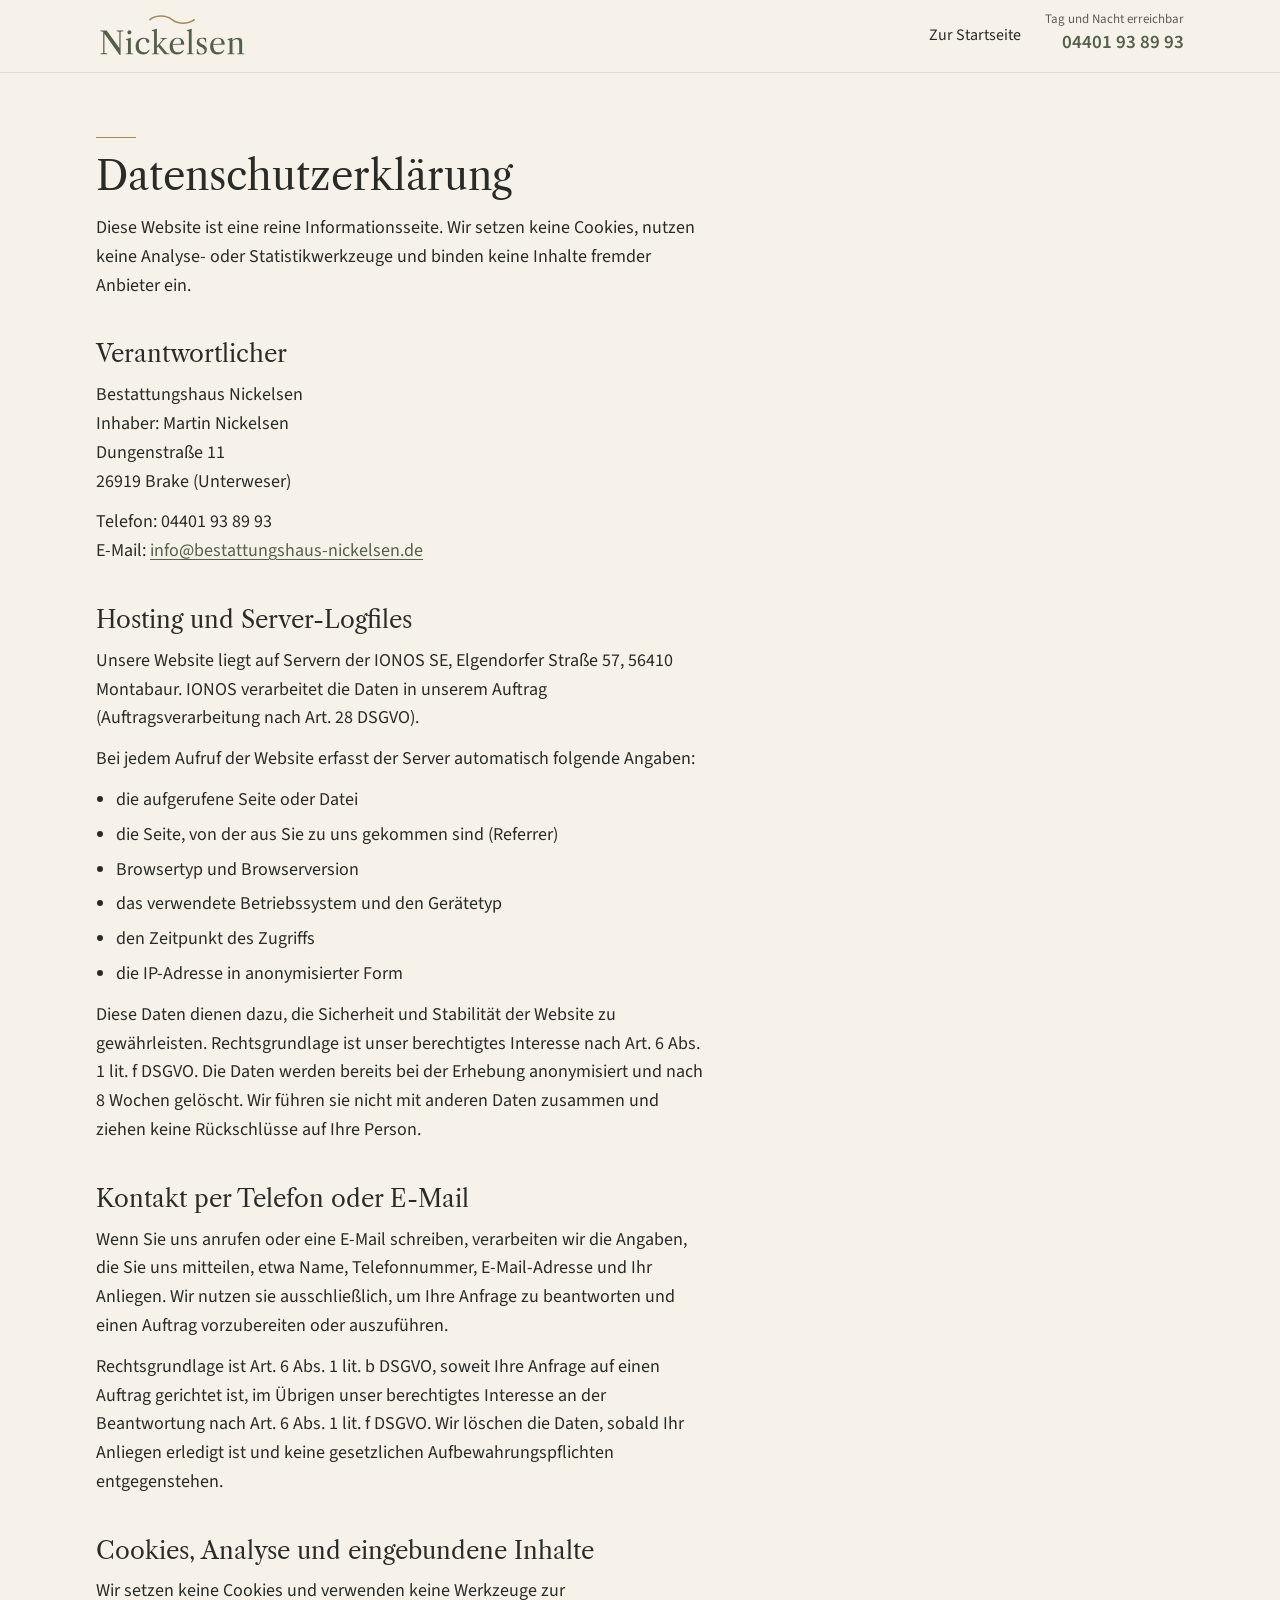
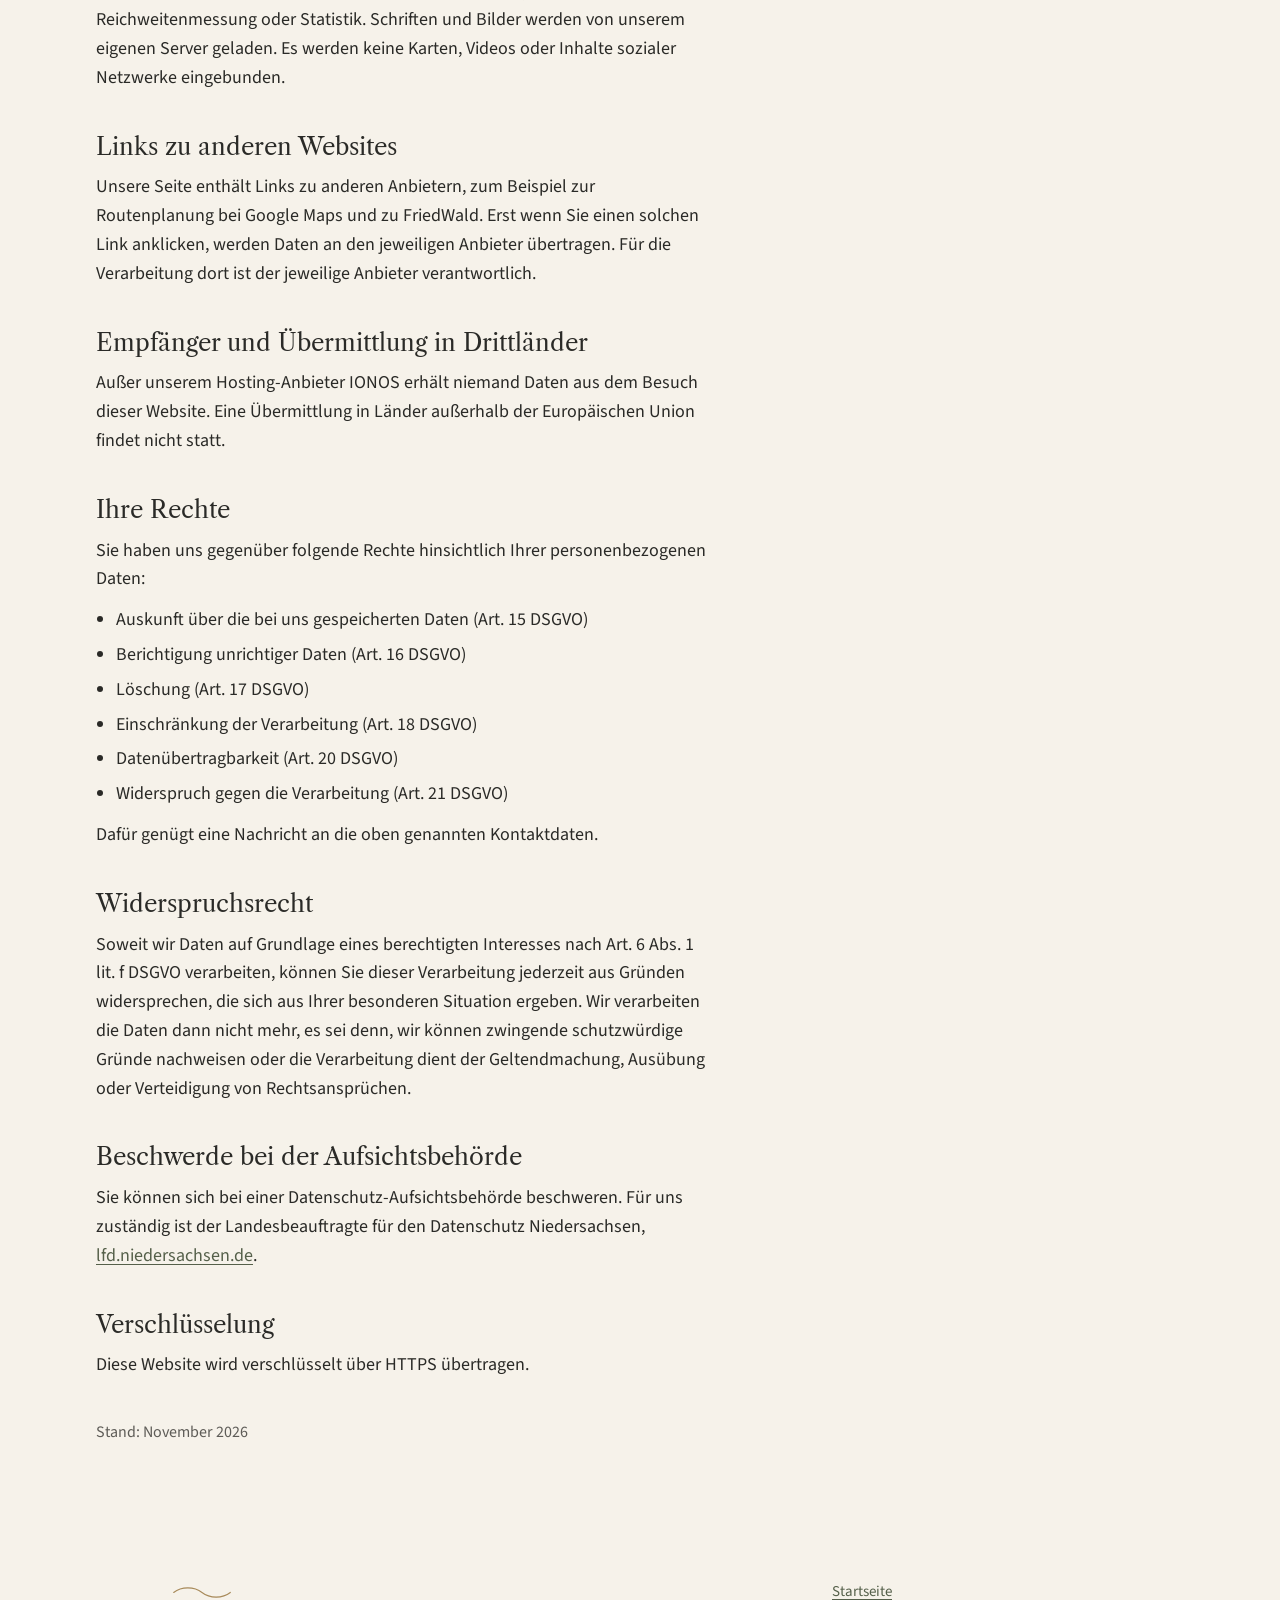
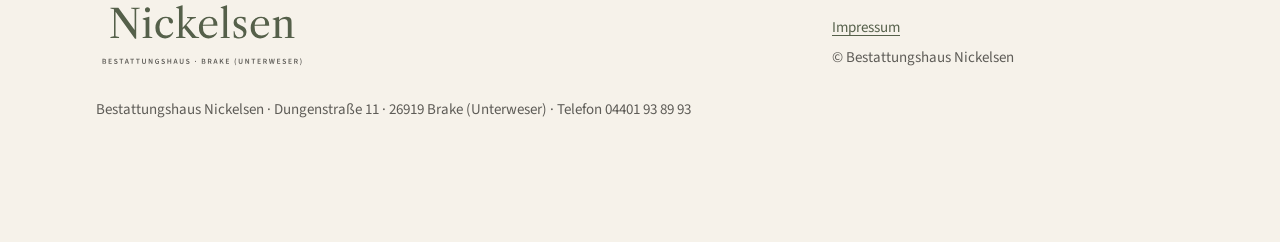
<file: datenschutz.html>
<!DOCTYPE html>
<html lang="de">
<head>
<meta charset="utf-8">
<meta name="viewport" content="width=device-width, initial-scale=1, viewport-fit=cover">
<title>Datenschutz · Bestattungshaus Nickelsen</title>
<meta name="robots" content="noindex">
<meta name="theme-color" content="#F6F2EA">
<link rel="icon" href="img/favicon.svg" type="image/svg+xml">
<link rel="stylesheet" href="style.css">
</head>
<body>
<header class="kopf">
  <div class="wrap">
    <a class="marke" href="index.html" aria-label="Bestattungshaus Nickelsen, zur Startseite">
      <svg class="logo" viewBox="-8 0 316 108" width="316" height="108" role="img" aria-label="Bestattungshaus Nickelsen"><title>Bestattungshaus Nickelsen</title><path d="M104.0,20 C116.65,10 137.35,10 150.0,20 S183.35,30 196.0,20" fill="none" stroke="var(--messing)" stroke-width="3" stroke-linecap="round"/><path d="M41.071999999999996 93.28 9.519999999999994 49.312V89.312L15.215999999999994 90.528V92.0H1.199999999999993V90.528L6.959999999999994 89.312V45.408L1.199999999999993 44.192V42.72H14.127999999999993L40.495999999999995 78.944V45.408L34.8 44.192V42.72H48.815999999999995V44.192L43.056 45.408V93.28Z M61.36 42.08Q63.215999999999994 42.08 64.368 43.263999999999996Q65.52 44.448 65.52 46.24Q65.52 47.967999999999996 64.368 49.152Q63.215999999999994 50.336 61.36 50.336Q59.504 50.336 58.384 49.152Q57.263999999999996 47.967999999999996 57.263999999999996 46.24Q57.263999999999996 44.448 58.384 43.263999999999996Q59.504 42.08 61.36 42.08ZM69.232 92.0H53.488V90.72L58.352 89.76V63.135999999999996L53.616 61.408V60.512L63.855999999999995 57.44H64.432V89.76L69.232 90.72Z M74.288 75.488Q74.288 70.24 76.464 66.144Q78.64 62.048 82.512 59.744Q86.384 57.44 91.312 57.44Q94.512 57.44 97.136 58.464Q99.75999999999999 59.488 101.29599999999999 61.216Q102.832 62.944 102.832 64.992Q102.832 66.656 102.032 67.648Q101.232 68.64 99.88799999999999 68.64Q96.56 68.64 96.112 64.608Q95.728 61.536 94.73599999999999 60.512Q93.744 59.488 91.50399999999999 59.488Q86.448 59.488 83.63199999999999 63.456Q80.81599999999999 67.424 80.81599999999999 74.208Q80.81599999999999 80.736 83.696 84.352Q86.576 87.968 91.824 87.968Q94.768 87.968 97.29599999999999 86.78399999999999Q99.824 85.6 101.488 83.29599999999999L102.192 82.336L103.40799999999999 82.976L103.088 83.80799999999999Q101.488 88.032 98.032 90.336Q94.576 92.64 89.904 92.64Q85.36 92.64 81.80799999999999 90.464Q78.256 88.288 76.27199999999999 84.384Q74.288 80.48 74.288 75.488Z M145.392 90.72V92.0H134.19199999999998L120.94399999999999 75.872L118.448 78.752V89.76L123.24799999999999 90.72V92.0H107.69599999999998V90.72L112.55999999999999 89.76V44.576L107.88799999999999 42.848V42.016L117.80799999999999 38.879999999999995H118.448V75.29599999999999L129.136 63.2Q130.48 61.664 130.48 60.896Q130.48 60.32 129.51999999999998 60.0Q128.56 59.68 125.74399999999999 59.36V58.08H140.07999999999998V59.36Q136.176 60.064 134.832 60.70399999999999Q133.488 61.343999999999994 132.016 63.007999999999996L124.78399999999999 71.456L140.016 89.76Z M151.472 72.288Q151.408 72.736 151.408 73.75999999999999Q151.408 80.8 154.224 84.384Q157.04 87.968 162.48 87.968Q165.61599999999999 87.968 168.30399999999997 86.848Q170.992 85.728 172.656 83.68L173.424 82.72L174.512 83.36L174.128 84.256Q172.464 88.16 168.752 90.4Q165.04 92.64 160.368 92.64Q155.824 92.64 152.336 90.49600000000001Q148.848 88.352 146.928 84.48Q145.008 80.608 145.008 75.55199999999999Q145.008 70.24 147.152 66.112Q149.296 61.983999999999995 153.168 59.711999999999996Q157.04 57.44 162.096 57.44Q168.368 57.44 171.728 61.12Q175.088 64.8 175.216 71.904L174.768 72.288ZM151.6 70.496 168.304 69.92Q168.496 69.152 168.496 67.29599999999999Q168.496 59.424 161.52 59.424Q157.296 59.424 154.736 62.304Q152.176 65.184 151.6 70.496Z M195.12 92.0H180.336V90.784L184.81600000000003 89.824V44.512L180.336 42.848V42.016L190.12800000000001 38.879999999999995H190.704V89.824L195.12 90.784Z M220.78400000000002 58.528V67.424H219.44000000000003Q218.48000000000002 59.36 211.95200000000003 59.36Q209.39200000000002 59.36 207.88800000000003 60.768Q206.38400000000001 62.176 206.38400000000001 64.544Q206.38400000000001 66.336 207.312 67.584Q208.24 68.832 209.584 69.66399999999999Q210.92800000000003 70.496 213.29600000000002 71.584Q216.24 72.928 218.0 74.08Q219.76000000000002 75.232 221.04000000000002 77.24799999999999Q222.32000000000002 79.264 222.32000000000002 82.272Q222.32000000000002 87.008 219.15200000000002 89.824Q215.984 92.64 210.544 92.64Q208.496 92.64 206.032 92.256Q203.568 91.872 201.71200000000002 91.232L201.328 80.864H202.864Q203.312 85.728 205.36 88.22399999999999Q207.40800000000002 90.72 211.056 90.72Q213.936 90.72 215.66400000000002 89.12Q217.39200000000002 87.52 217.39200000000002 84.832Q217.39200000000002 82.848 216.43200000000002 81.47200000000001Q215.472 80.096 214.06400000000002 79.232Q212.656 78.368 210.096 77.088Q207.216 75.68 205.488 74.56Q203.76000000000002 73.44 202.544 71.52Q201.328 69.6 201.328 66.78399999999999Q201.328 62.304 204.43200000000002 59.872Q207.536 57.44 213.23200000000003 57.44Q215.40800000000002 57.44 217.488 57.727999999999994Q219.568 58.016 220.78400000000002 58.528Z M235.568 72.288Q235.504 72.736 235.504 73.75999999999999Q235.504 80.8 238.32 84.384Q241.136 87.968 246.576 87.968Q249.712 87.968 252.39999999999998 86.848Q255.088 85.728 256.752 83.68L257.52 82.72L258.608 83.36L258.224 84.256Q256.56 88.16 252.848 90.4Q249.136 92.64 244.464 92.64Q239.92000000000002 92.64 236.43200000000002 90.49600000000001Q232.94400000000002 88.352 231.024 84.48Q229.104 80.608 229.104 75.55199999999999Q229.104 70.24 231.248 66.112Q233.392 61.983999999999995 237.264 59.711999999999996Q241.136 57.44 246.192 57.44Q252.464 57.44 255.824 61.12Q259.184 64.8 259.312 71.904L258.86400000000003 72.288ZM235.696 70.496 252.4 69.92Q252.592 69.152 252.592 67.29599999999999Q252.592 59.424 245.616 59.424Q241.392 59.424 238.832 62.304Q236.272 65.184 235.696 70.496Z M300.336 90.72V92.0H284.656V90.72L289.456 89.824V71.008Q289.456 68.19200000000001 289.29600000000005 66.56Q289.136 64.928 288.68800000000005 63.903999999999996Q287.47200000000004 60.96 283.696 60.96Q281.392 60.96 279.24800000000005 61.983999999999995Q277.10400000000004 63.007999999999996 275.504 64.928V89.76L280.30400000000003 90.72V92.0H264.56V90.72L269.42400000000004 89.76V63.2L264.68800000000005 61.408V60.576L274.608 57.44H275.24800000000005V62.879999999999995Q278.0 60.256 281.10400000000004 58.848Q284.208 57.44 287.28000000000003 57.44Q289.84000000000003 57.44 291.824 58.464Q293.808 59.488 294.704 61.28Q295.216 62.304 295.376 64.0Q295.536 65.696 295.536 70.368V89.824Z" fill="var(--oliv)"/></svg>
    </a>
    <a class="zurueck" href="index.html">Zur Startseite</a>
    <div class="erreichbar" style="margin-left:0">
      <small>Tag und Nacht erreichbar</small>
      <a class="tel" href="tel:+494401938993">04401 93 89 93</a>
    </div>
  </div>
</header>

<main class="recht">
  <div class="wrap">
    <div style="display:grid;gap:14px">
      <span class="strich"></span>
      <h1>Datenschutzerklärung</h1>
      <p>Diese Website ist eine reine Informationsseite. Wir setzen keine Cookies, nutzen keine Analyse- oder Statistikwerkzeuge und binden keine Inhalte fremder Anbieter ein.</p>
    </div>

    <section>
      <h2>Verantwortlicher</h2>
      <address>Bestattungshaus Nickelsen<br>Inhaber: Martin Nickelsen<br>Dungenstraße 11<br>26919 Brake (Unterweser)</address>
      <p>Telefon: <span class="tel">04401 93 89 93</span><br>E-Mail: <a href="mailto:info@bestattungshaus-nickelsen.de">info@bestattungshaus-nickelsen.de</a></p>
    </section>

    <section>
      <h2>Hosting und Server-Logfiles</h2>
      <p>Unsere Website liegt auf Servern der IONOS SE, Elgendorfer Straße 57, 56410 Montabaur. IONOS verarbeitet die Daten in unserem Auftrag (Auftragsverarbeitung nach Art. 28 DSGVO).</p>
      <p>Bei jedem Aufruf der Website erfasst der Server automatisch folgende Angaben:</p>
      <ul>
        <li>die aufgerufene Seite oder Datei</li>
        <li>die Seite, von der aus Sie zu uns gekommen sind (Referrer)</li>
        <li>Browsertyp und Browserversion</li>
        <li>das verwendete Betriebssystem und den Gerätetyp</li>
        <li>den Zeitpunkt des Zugriffs</li>
        <li>die IP-Adresse in anonymisierter Form</li>
      </ul>
      <p>Diese Daten dienen dazu, die Sicherheit und Stabilität der Website zu gewährleisten. Rechtsgrundlage ist unser berechtigtes Interesse nach Art. 6 Abs. 1 lit. f DSGVO. Die Daten werden bereits bei der Erhebung anonymisiert und nach 8 Wochen gelöscht. Wir führen sie nicht mit anderen Daten zusammen und ziehen keine Rückschlüsse auf Ihre Person.</p>
    </section>

    <section>
      <h2>Kontakt per Telefon oder E-Mail</h2>
      <p>Wenn Sie uns anrufen oder eine E-Mail schreiben, verarbeiten wir die Angaben, die Sie uns mitteilen, etwa Name, Telefonnummer, E-Mail-Adresse und Ihr Anliegen. Wir nutzen sie ausschließlich, um Ihre Anfrage zu beantworten und einen Auftrag vorzubereiten oder auszuführen.</p>
      <p>Rechtsgrundlage ist Art. 6 Abs. 1 lit. b DSGVO, soweit Ihre Anfrage auf einen Auftrag gerichtet ist, im Übrigen unser berechtigtes Interesse an der Beantwortung nach Art. 6 Abs. 1 lit. f DSGVO. Wir löschen die Daten, sobald Ihr Anliegen erledigt ist und keine gesetzlichen Aufbewahrungspflichten entgegenstehen.</p>
    </section>

    <section>
      <h2>Cookies, Analyse und eingebundene Inhalte</h2>
      <p>Wir setzen keine Cookies und verwenden keine Werkzeuge zur Reichweitenmessung oder Statistik. Schriften und Bilder werden von unserem eigenen Server geladen. Es werden keine Karten, Videos oder Inhalte sozialer Netzwerke eingebunden.</p>
    </section>

    <section>
      <h2>Links zu anderen Websites</h2>
      <p>Unsere Seite enthält Links zu anderen Anbietern, zum Beispiel zur Routenplanung bei Google Maps und zu FriedWald. Erst wenn Sie einen solchen Link anklicken, werden Daten an den jeweiligen Anbieter übertragen. Für die Verarbeitung dort ist der jeweilige Anbieter verantwortlich.</p>
    </section>

    <section>
      <h2>Empfänger und Übermittlung in Drittländer</h2>
      <p>Außer unserem Hosting-Anbieter IONOS erhält niemand Daten aus dem Besuch dieser Website. Eine Übermittlung in Länder außerhalb der Europäischen Union findet nicht statt.</p>
    </section>

    <section>
      <h2>Ihre Rechte</h2>
      <p>Sie haben uns gegenüber folgende Rechte hinsichtlich Ihrer personenbezogenen Daten:</p>
      <ul>
        <li>Auskunft über die bei uns gespeicherten Daten (Art. 15 DSGVO)</li>
        <li>Berichtigung unrichtiger Daten (Art. 16 DSGVO)</li>
        <li>Löschung (Art. 17 DSGVO)</li>
        <li>Einschränkung der Verarbeitung (Art. 18 DSGVO)</li>
        <li>Datenübertragbarkeit (Art. 20 DSGVO)</li>
        <li>Widerspruch gegen die Verarbeitung (Art. 21 DSGVO)</li>
      </ul>
      <p>Dafür genügt eine Nachricht an die oben genannten Kontaktdaten.</p>
    </section>

    <section>
      <h2>Widerspruchsrecht</h2>
      <p>Soweit wir Daten auf Grundlage eines berechtigten Interesses nach Art. 6 Abs. 1 lit. f DSGVO verarbeiten, können Sie dieser Verarbeitung jederzeit aus Gründen widersprechen, die sich aus Ihrer besonderen Situation ergeben. Wir verarbeiten die Daten dann nicht mehr, es sei denn, wir können zwingende schutzwürdige Gründe nachweisen oder die Verarbeitung dient der Geltendmachung, Ausübung oder Verteidigung von Rechtsansprüchen.</p>
    </section>

    <section>
      <h2>Beschwerde bei der Aufsichtsbehörde</h2>
      <p>Sie können sich bei einer Datenschutz-Aufsichtsbehörde beschweren. Für uns zuständig ist der Landesbeauftragte für den Datenschutz Niedersachsen, <a href="https://www.lfd.niedersachsen.de" rel="noopener">lfd.niedersachsen.de</a>.</p>
    </section>

    <section>
      <h2>Verschlüsselung</h2>
      <p>Diese Website wird verschlüsselt über HTTPS übertragen.</p>
    </section>

    <p class="stand">Stand: November 2026</p>
  </div>
</main>

<footer>
  <div class="wrap">
    <div style="display:grid;gap:20px">
      <svg class="fusslogo" viewBox="0 0 520 170" width="520" height="170" role="img" aria-label="Bestattungshaus Nickelsen, Brake (Unterweser)"><title>Bestattungshaus Nickelsen</title><path d="M214.0,30 C226.65,20 247.35,20 260.0,30 S293.35,40 306.0,30" fill="none" stroke="var(--messing)" stroke-width="1.8" stroke-linecap="round"/><path d="M151.072 105.28 119.52 61.312V101.312L125.216 102.528V104.0H111.19999999999999V102.528L116.96 101.312V57.408L111.19999999999999 56.192V54.72H124.12799999999999L150.49599999999998 90.944V57.408L144.8 56.192V54.72H158.816V56.192L153.05599999999998 57.408V105.28Z M171.35999999999999 54.08Q173.21599999999998 54.08 174.368 55.263999999999996Q175.51999999999998 56.448 175.51999999999998 58.24Q175.51999999999998 59.967999999999996 174.368 61.152Q173.21599999999998 62.336 171.35999999999999 62.336Q169.504 62.336 168.384 61.152Q167.26399999999998 59.967999999999996 167.26399999999998 58.24Q167.26399999999998 56.448 168.384 55.263999999999996Q169.504 54.08 171.35999999999999 54.08ZM179.232 104.0H163.488V102.72L168.352 101.76V75.136L163.61599999999999 73.408V72.512L173.856 69.44H174.432V101.76L179.232 102.72Z M184.28799999999998 87.488Q184.28799999999998 82.24 186.464 78.144Q188.64 74.048 192.512 71.744Q196.384 69.44 201.31199999999998 69.44Q204.512 69.44 207.136 70.464Q209.76 71.488 211.296 73.21600000000001Q212.832 74.944 212.832 76.992Q212.832 78.656 212.03199999999998 79.648Q211.232 80.64 209.888 80.64Q206.56 80.64 206.112 76.608Q205.728 73.536 204.736 72.512Q203.744 71.488 201.504 71.488Q196.448 71.488 193.632 75.456Q190.816 79.424 190.816 86.208Q190.816 92.736 193.696 96.352Q196.576 99.968 201.82399999999998 99.968Q204.768 99.968 207.296 98.78399999999999Q209.82399999999998 97.6 211.488 95.29599999999999L212.192 94.336L213.408 94.976L213.088 95.80799999999999Q211.488 100.032 208.03199999999998 102.336Q204.576 104.64 199.904 104.64Q195.35999999999999 104.64 191.808 102.464Q188.256 100.288 186.272 96.384Q184.28799999999998 92.48 184.28799999999998 87.488Z M255.392 102.72V104.0H244.19199999999998L230.944 87.872L228.44799999999998 90.752V101.76L233.248 102.72V104.0H217.696V102.72L222.56 101.76V56.576L217.88799999999998 54.848V54.016L227.808 50.879999999999995H228.44799999999998V87.29599999999999L239.136 75.2Q240.48 73.664 240.48 72.896Q240.48 72.32 239.51999999999998 72.0Q238.56 71.68 235.744 71.36V70.08H250.07999999999998V71.36Q246.176 72.064 244.832 72.704Q243.488 73.344 242.016 75.008L234.784 83.456L250.016 101.76Z M261.472 84.288Q261.408 84.736 261.408 85.75999999999999Q261.408 92.8 264.22400000000005 96.384Q267.04 99.968 272.48 99.968Q275.616 99.968 278.304 98.848Q280.992 97.728 282.656 95.68L283.424 94.72L284.512 95.36L284.128 96.256Q282.464 100.16 278.752 102.4Q275.04 104.64 270.368 104.64Q265.824 104.64 262.336 102.49600000000001Q258.848 100.352 256.928 96.48Q255.008 92.608 255.008 87.55199999999999Q255.008 82.24 257.152 78.112Q259.296 73.984 263.168 71.71199999999999Q267.04 69.44 272.096 69.44Q278.368 69.44 281.728 73.12Q285.088 76.8 285.216 83.904L284.76800000000003 84.288ZM261.6 82.496 278.304 81.92Q278.496 81.152 278.496 79.29599999999999Q278.496 71.424 271.52 71.424Q267.296 71.424 264.736 74.304Q262.176 77.184 261.6 82.496Z M305.12 104.0H290.336V102.784L294.81600000000003 101.824V56.512L290.336 54.848V54.016L300.12800000000004 50.879999999999995H300.704V101.824L305.12 102.784Z M330.78400000000005 70.52799999999999V79.424H329.44000000000005Q328.48 71.36 321.95200000000006 71.36Q319.39200000000005 71.36 317.88800000000003 72.768Q316.384 74.176 316.384 76.544Q316.384 78.336 317.312 79.584Q318.24000000000007 80.832 319.58400000000006 81.66399999999999Q320.92800000000005 82.496 323.29600000000005 83.584Q326.24000000000007 84.928 328.00000000000006 86.08Q329.76000000000005 87.232 331.0400000000001 89.24799999999999Q332.32000000000005 91.264 332.32000000000005 94.272Q332.32000000000005 99.008 329.15200000000004 101.824Q325.98400000000004 104.64 320.54400000000004 104.64Q318.49600000000004 104.64 316.03200000000004 104.256Q313.56800000000004 103.872 311.71200000000005 103.232L311.32800000000003 92.864H312.86400000000003Q313.31200000000007 97.728 315.36 100.22399999999999Q317.408 102.72 321.05600000000004 102.72Q323.93600000000004 102.72 325.66400000000004 101.12Q327.39200000000005 99.52 327.39200000000005 96.832Q327.39200000000005 94.848 326.432 93.47200000000001Q325.47200000000004 92.096 324.0640000000001 91.232Q322.65600000000006 90.368 320.09600000000006 89.088Q317.21600000000007 87.68 315.48800000000006 86.56Q313.76000000000005 85.44 312.54400000000004 83.52Q311.32800000000003 81.6 311.32800000000003 78.78399999999999Q311.32800000000003 74.304 314.432 71.872Q317.53600000000006 69.44 323.232 69.44Q325.408 69.44 327.48800000000006 69.728Q329.56800000000004 70.01599999999999 330.78400000000005 70.52799999999999Z M345.56800000000004 84.288Q345.5040000000001 84.736 345.5040000000001 85.75999999999999Q345.5040000000001 92.8 348.32000000000005 96.384Q351.1360000000001 99.968 356.5760000000001 99.968Q359.71200000000005 99.968 362.4000000000001 98.848Q365.0880000000001 97.728 366.75200000000007 95.68L367.52000000000004 94.72L368.60800000000006 95.36L368.22400000000005 96.256Q366.56000000000006 100.16 362.84800000000007 102.4Q359.1360000000001 104.64 354.46400000000006 104.64Q349.9200000000001 104.64 346.4320000000001 102.49600000000001Q342.9440000000001 100.352 341.02400000000006 96.48Q339.10400000000004 92.608 339.10400000000004 87.55199999999999Q339.10400000000004 82.24 341.24800000000005 78.112Q343.39200000000005 73.984 347.26400000000007 71.71199999999999Q351.1360000000001 69.44 356.19200000000006 69.44Q362.46400000000006 69.44 365.82400000000007 73.12Q369.1840000000001 76.8 369.31200000000007 83.904L368.86400000000003 84.288ZM345.6960000000001 82.496 362.4000000000001 81.92Q362.59200000000004 81.152 362.59200000000004 79.29599999999999Q362.59200000000004 71.424 355.61600000000004 71.424Q351.39200000000005 71.424 348.83200000000005 74.304Q346.27200000000005 77.184 345.6960000000001 82.496Z M410.33600000000007 102.72V104.0H394.65600000000006V102.72L399.4560000000001 101.824V83.008Q399.4560000000001 80.19200000000001 399.29600000000005 78.56Q399.1360000000001 76.928 398.6880000000001 75.904Q397.4720000000001 72.96000000000001 393.6960000000001 72.96000000000001Q391.39200000000005 72.96000000000001 389.24800000000005 73.98400000000001Q387.1040000000001 75.008 385.5040000000001 76.928V101.76L390.3040000000001 102.72V104.0H374.56000000000006V102.72L379.4240000000001 101.76V75.2L374.6880000000001 73.408V72.576L384.60800000000006 69.44H385.2480000000001V74.88Q388.00000000000006 72.256 391.10400000000004 70.848Q394.2080000000001 69.44 397.2800000000001 69.44Q399.8400000000001 69.44 401.82400000000007 70.464Q403.8080000000001 71.488 404.70400000000006 73.28Q405.21600000000007 74.304 405.3760000000001 76.0Q405.53600000000006 77.696 405.53600000000006 82.368V101.824Z" fill="var(--oliv)"/><path d="M98.29374999999999 146.0V137.825H100.90625Q101.75625 137.825 102.4125 138.01875Q103.06875 138.2125 103.44999999999999 138.65Q103.83125 139.0875 103.83125 139.8375Q103.83125 140.4625 103.5375 140.94375000000002Q103.24374999999999 141.425 102.69375 141.6125V141.6625Q103.41874999999999 141.8125 103.83749999999999 142.26875Q104.25625 142.725 104.25625 143.5375Q104.25625 144.375 103.85 144.925Q103.44375 145.475 102.73124999999999 145.7375Q102.01875 146.0 101.11874999999999 146.0ZM99.74374999999999 141.2H100.78125Q101.63125 141.2 102.01875 140.8875Q102.40625 140.575 102.40625 140.05Q102.40625 139.45 102.00625 139.2Q101.60624999999999 138.95 100.80624999999999 138.95H99.74374999999999ZM99.74374999999999 144.875H100.96875Q101.86874999999999 144.875 102.35624999999999 144.54375Q102.84375 144.2125 102.84375 143.525Q102.84375 142.875 102.36875 142.58125Q101.89375 142.2875 100.96875 142.2875H99.74374999999999Z M108.25625 146.0V137.825H113.18125V139.05H109.70625V141.1375H112.64375V142.3625H109.70625V144.775H113.30625V146.0Z M119.86874999999999 146.15Q119.01875 146.15 118.26249999999999 145.8375Q117.50625 145.525 116.91874999999999 144.95L117.70625 144.0Q118.14375 144.425 118.725 144.65625Q119.30624999999999 144.8875 119.89375 144.8875Q120.59375 144.8875 120.95625 144.6Q121.31875 144.3125 121.31875 143.8375Q121.31875 143.5 121.15625 143.29375Q120.99374999999999 143.0875 120.71249999999999 142.9375Q120.43124999999999 142.7875 120.05624999999999 142.6375L118.93124999999999 142.15Q118.53125 141.975 118.15 141.69375Q117.76875 141.4125 117.525 140.99374999999998Q117.28125 140.575 117.28125 139.975Q117.28125 139.325 117.63749999999999 138.80624999999998Q117.99374999999999 138.2875 118.61249999999998 137.98125Q119.23124999999999 137.675 120.03125 137.675Q120.76875 137.675 121.425 137.94375000000002Q122.08125 138.2125 122.54374999999999 138.675L121.78125 139.625Q121.38125 139.3 120.94375 139.11875Q120.50625 138.9375 120.03125 138.9375Q119.45625 138.9375 119.1 139.19375Q118.74374999999999 139.45 118.74374999999999 139.9Q118.74374999999999 140.2125 118.92499999999998 140.41875Q119.10624999999999 140.625 119.4125 140.76875Q119.71875 140.9125 120.04374999999999 141.05L121.15625 141.5125Q121.64375 141.725 122.01875 142.0125Q122.39375 142.3 122.6 142.7125Q122.80624999999999 143.125 122.80624999999999 143.725Q122.80624999999999 144.3875 122.45624999999998 144.9375Q122.10624999999999 145.4875 121.44999999999999 145.81875000000002Q120.79374999999999 146.15 119.86874999999999 146.15Z M128.19375 146.0V139.05H125.83125V137.825H132.00625V139.05H129.64374999999998V146.0Z M134.30624999999998 146.0 136.96874999999997 137.825H138.66875L141.33124999999998 146.0H139.80624999999998L138.55624999999998 141.65Q138.35625 141.0 138.17499999999998 140.3125Q137.99374999999998 139.625 137.81875 138.95H137.76874999999998Q137.60625 139.6375 137.42499999999998 140.31875Q137.24374999999998 141.0 137.04375 141.65L135.78124999999997 146.0ZM135.88125 143.7875V142.65H139.73125V143.7875Z M145.69375 146.0V139.05H143.33124999999998V137.825H149.50625V139.05H147.14374999999998V146.0Z M155.01874999999998 146.0V139.05H152.65624999999997V137.825H158.83124999999998V139.05H156.46874999999997V146.0Z M165.75624999999997 146.15Q165.04374999999996 146.15 164.47499999999997 145.95Q163.90624999999997 145.75 163.49999999999997 145.3125Q163.09374999999997 144.875 162.87499999999997 144.175Q162.65624999999997 143.475 162.65624999999997 142.4875V137.825H164.10624999999996V142.6Q164.10624999999996 143.4625 164.31249999999997 143.9625Q164.51874999999998 144.4625 164.89374999999998 144.675Q165.26874999999998 144.8875 165.75624999999997 144.8875Q166.25624999999997 144.8875 166.6375 144.675Q167.01874999999998 144.4625 167.23749999999998 143.9625Q167.45624999999998 143.4625 167.45624999999998 142.6V137.825H168.84374999999997V142.4875Q168.84374999999997 143.475 168.63124999999997 144.175Q168.41874999999996 144.875 168.01249999999996 145.3125Q167.60624999999996 145.75 167.03749999999997 145.95Q166.46874999999997 146.15 165.75624999999997 146.15Z M173.38124999999997 146.0V137.825H174.96874999999997L177.41874999999996 142.325Q177.64374999999998 142.7375 177.84999999999997 143.2125Q178.05624999999998 143.6875 178.24374999999998 144.175H178.29374999999996Q178.24374999999998 143.5125 178.18124999999998 142.79375Q178.11874999999998 142.075 178.11874999999998 141.4V137.825H179.50624999999997V146.0H177.91874999999996L175.46874999999997 141.5Q175.24374999999998 141.0875 175.02499999999998 140.6125Q174.80624999999998 140.1375 174.61874999999998 139.65H174.56874999999997Q174.64374999999998 140.2875 174.70624999999998 141.00625Q174.76874999999998 141.725 174.76874999999998 142.425V146.0Z M187.51874999999998 146.15Q186.41875 146.15 185.54375 145.66250000000002Q184.66875 145.175 184.16875 144.23125Q183.66875 143.2875 183.66875 141.9375Q183.66875 140.9375 183.96249999999998 140.15Q184.25624999999997 139.3625 184.78749999999997 138.80625Q185.31874999999997 138.25 186.01874999999995 137.9625Q186.71874999999997 137.675 187.53124999999997 137.675Q188.40624999999997 137.675 189.01874999999995 137.9875Q189.63124999999997 138.3 190.00624999999997 138.7125L189.23125 139.6Q188.93124999999998 139.3 188.54375 139.11875Q188.15624999999997 138.9375 187.58124999999998 138.9375Q186.85625 138.9375 186.30624999999998 139.29375Q185.75624999999997 139.65 185.45624999999995 140.3125Q185.15624999999997 140.975 185.15624999999997 141.9Q185.15624999999997 142.825 185.44374999999997 143.5Q185.73125 144.175 186.28749999999997 144.53125Q186.84374999999997 144.8875 187.65624999999997 144.8875Q188.00624999999997 144.8875 188.31874999999997 144.79375Q188.63124999999997 144.7 188.83124999999998 144.525V142.7625H187.28124999999997V141.575H190.13124999999997V145.175Q189.71874999999997 145.5875 189.03749999999997 145.86875Q188.35625 146.15 187.51874999999998 146.15Z M196.83124999999998 146.15Q195.98124999999996 146.15 195.22499999999997 145.8375Q194.46874999999997 145.525 193.88124999999997 144.95L194.66874999999996 144.0Q195.10624999999996 144.425 195.68749999999997 144.65625Q196.26874999999998 144.8875 196.85624999999996 144.8875Q197.55624999999998 144.8875 197.91875 144.6Q198.28124999999997 144.3125 198.28124999999997 143.8375Q198.28124999999997 143.5 198.11874999999998 143.29375Q197.95624999999998 143.0875 197.67499999999998 142.9375Q197.39374999999998 142.7875 197.01874999999998 142.6375L195.89374999999998 142.15Q195.49374999999998 141.975 195.11249999999995 141.69375Q194.73124999999996 141.4125 194.48749999999995 140.99374999999998Q194.24374999999998 140.575 194.24374999999998 139.975Q194.24374999999998 139.325 194.59999999999997 138.80624999999998Q194.95624999999998 138.2875 195.575 137.98125Q196.19374999999997 137.675 196.99374999999998 137.675Q197.73124999999996 137.675 198.38749999999996 137.94375000000002Q199.04374999999996 138.2125 199.50624999999997 138.675L198.74374999999998 139.625Q198.34374999999997 139.3 197.90624999999997 139.11875Q197.46874999999997 138.9375 196.99374999999998 138.9375Q196.41874999999996 138.9375 196.06249999999997 139.19375Q195.70624999999998 139.45 195.70624999999998 139.9Q195.70624999999998 140.2125 195.8875 140.41875Q196.06874999999997 140.625 196.37499999999997 140.76875Q196.68124999999998 140.9125 197.00624999999997 141.05L198.11874999999998 141.5125Q198.60624999999996 141.725 198.98124999999996 142.0125Q199.35624999999996 142.3 199.56249999999997 142.7125Q199.76874999999998 143.125 199.76874999999998 143.725Q199.76874999999998 144.3875 199.41875 144.9375Q199.06874999999997 145.4875 198.41249999999997 145.81875000000002Q197.75624999999997 146.15 196.83124999999998 146.15Z M203.75624999999997 146.0V137.825H205.20624999999998V141.1125H208.51874999999998V137.825H209.96874999999997V146.0H208.51874999999998V142.375H205.20624999999998V146.0Z M213.48124999999996 146.0 216.14374999999995 137.825H217.84374999999997L220.50624999999997 146.0H218.98124999999996L217.73124999999996 141.65Q217.53124999999997 141.0 217.34999999999997 140.3125Q217.16874999999996 139.625 216.99374999999998 138.95H216.94374999999997Q216.78124999999997 139.6375 216.59999999999997 140.31875Q216.41874999999996 141.0 216.21874999999997 141.65L214.95624999999995 146.0ZM215.05624999999998 143.7875V142.65H218.90624999999997V143.7875Z M226.91874999999996 146.15Q226.20624999999995 146.15 225.63749999999996 145.95Q225.06874999999997 145.75 224.66249999999997 145.3125Q224.25624999999997 144.875 224.03749999999997 144.175Q223.81874999999997 143.475 223.81874999999997 142.4875V137.825H225.26874999999995V142.6Q225.26874999999995 143.4625 225.47499999999997 143.9625Q225.68124999999998 144.4625 226.05624999999998 144.675Q226.43124999999998 144.8875 226.91874999999996 144.8875Q227.41874999999996 144.8875 227.79999999999995 144.675Q228.18124999999998 144.4625 228.39999999999998 143.9625Q228.61874999999998 143.4625 228.61874999999998 142.6V137.825H230.00624999999997V142.4875Q230.00624999999997 143.475 229.79374999999996 144.175Q229.58124999999995 144.875 229.17499999999995 145.3125Q228.76874999999995 145.75 228.19999999999996 145.95Q227.63124999999997 146.15 226.91874999999996 146.15Z M236.80624999999998 146.15Q235.95624999999995 146.15 235.19999999999996 145.8375Q234.44374999999997 145.525 233.85624999999996 144.95L234.64374999999995 144.0Q235.08124999999995 144.425 235.66249999999997 144.65625Q236.24374999999998 144.8875 236.83124999999995 144.8875Q237.53124999999997 144.8875 237.89374999999995 144.6Q238.25624999999997 144.3125 238.25624999999997 143.8375Q238.25624999999997 143.5 238.09374999999997 143.29375Q237.93124999999998 143.0875 237.64999999999998 142.9375Q237.36874999999998 142.7875 236.99374999999998 142.6375L235.86874999999998 142.15Q235.46874999999997 141.975 235.08749999999998 141.69375Q234.70624999999995 141.4125 234.46249999999998 140.99374999999998Q234.21874999999997 140.575 234.21874999999997 139.975Q234.21874999999997 139.325 234.575 138.80624999999998Q234.93124999999998 138.2875 235.54999999999995 137.98125Q236.16874999999996 137.675 236.96874999999997 137.675Q237.70624999999995 137.675 238.36249999999995 137.94375000000002Q239.01874999999995 138.2125 239.48124999999996 138.675L238.71874999999997 139.625Q238.31874999999997 139.3 237.88124999999997 139.11875Q237.44374999999997 138.9375 236.96874999999997 138.9375Q236.39374999999995 138.9375 236.03749999999997 139.19375Q235.68124999999998 139.45 235.68124999999998 139.9Q235.68124999999998 140.2125 235.86249999999995 140.41875Q236.04374999999996 140.625 236.34999999999997 140.76875Q236.65624999999997 140.9125 236.98124999999996 141.05L238.09374999999997 141.5125Q238.58124999999995 141.725 238.95624999999995 142.0125Q239.33124999999995 142.3 239.53749999999997 142.7125Q239.74374999999998 143.125 239.74374999999998 143.725Q239.74374999999998 144.3875 239.39374999999995 144.9375Q239.04374999999996 145.4875 238.38749999999996 145.81875000000002Q237.73124999999996 146.15 236.80624999999998 146.15Z  M249.41874999999996 142.9625Q249.03124999999997 142.9625 248.75624999999997 142.68125Q248.48124999999996 142.4 248.48124999999996 141.9875Q248.48124999999996 141.5625 248.75624999999997 141.2875Q249.03124999999997 141.0125 249.41874999999996 141.0125Q249.81874999999997 141.0125 250.08124999999995 141.2875Q250.34374999999997 141.5625 250.34374999999997 141.9875Q250.34374999999997 142.4 250.08124999999995 142.68125Q249.81874999999997 142.9625 249.41874999999996 142.9625Z  M259.66875 146.0V137.825H262.28124999999994Q263.13124999999997 137.825 263.78749999999997 138.01875Q264.44374999999997 138.2125 264.82499999999993 138.65Q265.20624999999995 139.0875 265.20624999999995 139.8375Q265.20624999999995 140.4625 264.91249999999997 140.94375000000002Q264.61875 141.425 264.06874999999997 141.6125V141.6625Q264.79375 141.8125 265.2125 142.26875Q265.63124999999997 142.725 265.63124999999997 143.5375Q265.63124999999997 144.375 265.22499999999997 144.925Q264.81874999999997 145.475 264.10624999999993 145.7375Q263.39374999999995 146.0 262.49375 146.0ZM261.11875 141.2H262.15624999999994Q263.00624999999997 141.2 263.39374999999995 140.8875Q263.78124999999994 140.575 263.78124999999994 140.05Q263.78124999999994 139.45 263.38124999999997 139.2Q262.98125 138.95 262.18125 138.95H261.11875ZM261.11875 144.875H262.34374999999994Q263.24375 144.875 263.73124999999993 144.54375Q264.21874999999994 144.2125 264.21874999999994 143.525Q264.21874999999994 142.875 263.74375 142.58125Q263.26874999999995 142.2875 262.34374999999994 142.2875H261.11875Z M269.63124999999997 146.0V137.825H272.39374999999995Q273.2437499999999 137.825 273.91874999999993 138.05Q274.59374999999994 138.275 274.99375 138.80625Q275.39374999999995 139.3375 275.39374999999995 140.25Q275.39374999999995 141.125 274.99375 141.6875Q274.59374999999994 142.25 273.91874999999993 142.525Q273.2437499999999 142.8 272.39374999999995 142.8H271.08124999999995V146.0ZM271.08124999999995 141.65H272.2437499999999Q273.08124999999995 141.65 273.525 141.3Q273.96874999999994 140.95 273.96874999999994 140.25Q273.96874999999994 139.55 273.525 139.26875Q273.08124999999995 138.9875 272.2437499999999 138.9875H271.08124999999995ZM274.09374999999994 146.0 272.1187499999999 142.4125 273.16874999999993 141.55 275.71874999999994 146.0Z M278.39374999999995 146.0 281.0562499999999 137.825H282.7562499999999L285.41874999999993 146.0H283.89374999999995L282.64374999999995 141.65Q282.4437499999999 141.0 282.26249999999993 140.3125Q282.08124999999995 139.625 281.90624999999994 138.95H281.85624999999993Q281.6937499999999 139.6375 281.51249999999993 140.31875Q281.33124999999995 141.0 281.1312499999999 141.65L279.8687499999999 146.0ZM279.96874999999994 143.7875V142.65H283.8187499999999V143.7875Z M288.93125 146.0V137.825H290.38124999999997V141.5375H290.41874999999993L293.33124999999995 137.825H294.94374999999997L292.43125 141.0125L295.36875 146.0H293.76874999999995L291.55625 142.15L290.38124999999997 143.6125V146.0Z M298.89374999999995 146.0V137.825H303.8187499999999V139.05H300.34374999999994V141.1375H303.28124999999994V142.3625H300.34374999999994V144.775H303.9437499999999V146.0Z  M314.69374999999997 148.225Q313.91874999999993 146.95 313.48124999999993 145.5625Q313.04374999999993 144.175 313.04374999999993 142.525Q313.04374999999993 140.875 313.48124999999993 139.4875Q313.91874999999993 138.1 314.69374999999997 136.825L315.59374999999994 137.225Q314.88124999999997 138.4125 314.54999999999995 139.78125Q314.21874999999994 141.15 314.21874999999994 142.525Q314.21874999999994 143.9 314.54999999999995 145.2625Q314.88124999999997 146.625 315.59374999999994 147.825Z M322.73125 146.15Q322.01874999999995 146.15 321.44999999999993 145.95Q320.88124999999997 145.75 320.47499999999997 145.3125Q320.06874999999997 144.875 319.84999999999997 144.175Q319.63124999999997 143.475 319.63124999999997 142.4875V137.825H321.08124999999995V142.6Q321.08124999999995 143.4625 321.28749999999997 143.9625Q321.49375 144.4625 321.86875 144.675Q322.24375 144.8875 322.73125 144.8875Q323.23125 144.8875 323.61249999999995 144.675Q323.99375 144.4625 324.2125 143.9625Q324.43125 143.4625 324.43125 142.6V137.825H325.81874999999997V142.4875Q325.81874999999997 143.475 325.60624999999993 144.175Q325.39374999999995 144.875 324.98749999999995 145.3125Q324.58124999999995 145.75 324.01249999999993 145.95Q323.44374999999997 146.15 322.73125 146.15Z M330.35625 146.0V137.825H331.94374999999997L334.39374999999995 142.325Q334.61875 142.7375 334.82499999999993 143.2125Q335.03124999999994 143.6875 335.21874999999994 144.175H335.26874999999995Q335.21874999999994 143.5125 335.15624999999994 142.79375Q335.09374999999994 142.075 335.09374999999994 141.4V137.825H336.48125V146.0H334.89374999999995L332.44374999999997 141.5Q332.21874999999994 141.0875 331.99999999999994 140.6125Q331.78124999999994 140.1375 331.59374999999994 139.65H331.54375Q331.61875 140.2875 331.68125 141.00625Q331.74375 141.725 331.74375 142.425V146.0Z M342.71874999999994 146.0V139.05H340.35624999999993V137.825H346.53124999999994V139.05H344.16874999999993V146.0Z M350.39374999999995 146.0V137.825H355.3187499999999V139.05H351.84374999999994V141.1375H354.78124999999994V142.3625H351.84374999999994V144.775H355.4437499999999V146.0Z M359.61875 146.0V137.825H362.38124999999997Q363.23124999999993 137.825 363.90624999999994 138.05Q364.58124999999995 138.275 364.98124999999993 138.80625Q365.38124999999997 139.3375 365.38124999999997 140.25Q365.38124999999997 141.125 364.98124999999993 141.6875Q364.58124999999995 142.25 363.90624999999994 142.525Q363.23124999999993 142.8 362.38124999999997 142.8H361.06874999999997V146.0ZM361.06874999999997 141.65H362.23124999999993Q363.06874999999997 141.65 363.51249999999993 141.3Q363.95624999999995 140.95 363.95624999999995 140.25Q363.95624999999995 139.55 363.51249999999993 139.26875Q363.06874999999997 138.9875 362.23124999999993 138.9875H361.06874999999997ZM364.08124999999995 146.0 362.10624999999993 142.4125 363.15624999999994 141.55 365.70624999999995 146.0Z M370.33124999999995 146.0 368.75624999999997 137.825H370.3062499999999L371.00624999999997 141.95Q371.10624999999993 142.6 371.1937499999999 143.25625Q371.28124999999994 143.9125 371.35624999999993 144.625H371.40624999999994Q371.51874999999995 143.9125 371.64374999999995 143.25625Q371.76874999999995 142.6 371.90624999999994 141.95L372.85624999999993 137.825H374.28124999999994L375.20624999999995 141.95Q375.34374999999994 142.5875 375.48124999999993 143.25Q375.6187499999999 143.9125 375.73124999999993 144.625H375.78124999999994Q375.85624999999993 143.9125 375.94999999999993 143.25625Q376.04374999999993 142.6 376.13124999999997 141.95L376.83124999999995 137.825H378.3062499999999L376.73124999999993 146.0H374.8062499999999L373.88124999999997 141.7Q373.79374999999993 141.25 373.7125 140.76875Q373.63124999999997 140.2875 373.5562499999999 139.725H373.50624999999997Q373.45624999999995 140.2875 373.3812499999999 140.76875Q373.3062499999999 141.25 373.20624999999995 141.7L372.25624999999997 146.0Z M382.06874999999997 146.0V137.825H386.9937499999999V139.05H383.51874999999995V141.1375H386.45624999999995V142.3625H383.51874999999995V144.775H387.1187499999999V146.0Z M393.68125 146.15Q392.83124999999995 146.15 392.07499999999993 145.8375Q391.31874999999997 145.525 390.73125 144.95L391.51874999999995 144.0Q391.95624999999995 144.425 392.53749999999997 144.65625Q393.11875 144.8875 393.70624999999995 144.8875Q394.40624999999994 144.8875 394.76874999999995 144.6Q395.13124999999997 144.3125 395.13124999999997 143.8375Q395.13124999999997 143.5 394.96875 143.29375Q394.80625 143.0875 394.525 142.9375Q394.24375 142.7875 393.86875 142.6375L392.74375 142.15Q392.34374999999994 141.975 391.9625 141.69375Q391.58124999999995 141.4125 391.3375 140.99374999999998Q391.09374999999994 140.575 391.09374999999994 139.975Q391.09374999999994 139.325 391.44999999999993 138.80624999999998Q391.80625 138.2875 392.42499999999995 137.98125Q393.04375 137.675 393.84374999999994 137.675Q394.58124999999995 137.675 395.23749999999995 137.94375000000002Q395.89374999999995 138.2125 396.35625 138.675L395.59374999999994 139.625Q395.19374999999997 139.3 394.75624999999997 139.11875Q394.31874999999997 138.9375 393.84374999999994 138.9375Q393.26874999999995 138.9375 392.91249999999997 139.19375Q392.55625 139.45 392.55625 139.9Q392.55625 140.2125 392.73749999999995 140.41875Q392.91875 140.625 393.22499999999997 140.76875Q393.53124999999994 140.9125 393.85625 141.05L394.96874999999994 141.5125Q395.45624999999995 141.725 395.83124999999995 142.0125Q396.20624999999995 142.3 396.41249999999997 142.7125Q396.61875 143.125 396.61875 143.725Q396.61875 144.3875 396.26874999999995 144.9375Q395.91875 145.4875 395.2625 145.81875000000002Q394.60625 146.15 393.68125 146.15Z M400.60625 146.0V137.825H405.53124999999994V139.05H402.05625V141.1375H404.99375V142.3625H402.05625V144.775H405.65624999999994V146.0Z M409.83125 146.0V137.825H412.59375Q413.44374999999997 137.825 414.11875 138.05Q414.79375 138.275 415.19375 138.80625Q415.59375 139.3375 415.59375 140.25Q415.59375 141.125 415.19375 141.6875Q414.79375 142.25 414.11875 142.525Q413.44374999999997 142.8 412.59375 142.8H411.28125V146.0ZM411.28125 141.65H412.44374999999997Q413.28125 141.65 413.725 141.3Q414.16875 140.95 414.16875 140.25Q414.16875 139.55 413.725 139.26875Q413.28125 138.9875 412.44374999999997 138.9875H411.28125ZM414.29375 146.0 412.31874999999997 142.4125 413.36875 141.55 415.91875 146.0Z M420.13124999999997 148.225 419.23125 147.825Q419.94374999999997 146.625 420.275 145.2625Q420.60625 143.9 420.60625 142.525Q420.60625 141.15 420.275 139.78125Q419.94374999999997 138.4125 419.23125 137.225L420.13124999999997 136.825Q420.91875 138.1 421.34999999999997 139.4875Q421.78124999999994 140.875 421.78124999999994 142.525Q421.78124999999994 144.175 421.34999999999997 145.5625Q420.91875 146.95 420.13124999999997 148.225Z" fill="var(--schiefer)"/></svg>
      <p>Bestattungshaus Nickelsen · Dungenstraße 11 · 26919 Brake (Unterweser) · Telefon 04401 93 89 93</p>
    </div>
    <div>
      <p><a href="index.html">Startseite</a></p>
      <p><a href="index.html#impressum">Impressum</a></p>
      <p>© Bestattungshaus Nickelsen</p>
    </div>
  </div>
</footer>
</body>
</html>
</file>
<file: style.css>
@font-face { font-family: "Libre Caslon Text"; font-weight: 400; font-style: normal; font-display: swap; src: url("fonts/libre-caslon-text-400.woff2") format("woff2"); }
@font-face { font-family: "Libre Caslon Text"; font-weight: 400; font-style: italic; font-display: swap; src: url("fonts/libre-caslon-text-400-italic.woff2") format("woff2"); }
@font-face { font-family: "Source Sans 3"; font-weight: 400; font-style: normal; font-display: swap; src: url("fonts/source-sans-3-400.woff2") format("woff2"); }
@font-face { font-family: "Source Sans 3"; font-weight: 600; font-style: normal; font-display: swap; src: url("fonts/source-sans-3-600.woff2") format("woff2"); }
html { color-scheme: light dark; } body { margin: 0; } img { max-width: 100%; } [hidden] { display: none !important; }

/* Layout: ruhige Einzelseite, Inhalt max. 1120px, Text links / Bild rechts im Wechsel; Fotos klein gerahmt, weil die Originale niedrig aufgelöst sind */
:root {
  --leinen: #F6F2EA;
  --papier: #FFFFFF;
  --tinte: #2A2A27;
  --schiefer: #5E5C57;
  --oliv: #55604A;
  --auf-oliv: #F6F2EA;
  --messing: #A88A5A;
  --sand: #E2DCD0;
  --band: #55604A;
  --auf-band: #F6F2EA;
  --serif: "Libre Caslon Text", Georgia, "Times New Roman", serif;
  --sans: "Source Sans 3", "Segoe UI", Helvetica, Arial, sans-serif;
  --max: 1120px;
  --gutter-l: max(16px, env(safe-area-inset-left, 0px));
  --gutter-r: max(16px, env(safe-area-inset-right, 0px));
}
@media (prefers-color-scheme: dark) {
  :root:not([data-theme="light"]) {
    --leinen: #1E201C; --papier: #262923; --tinte: #ECE7DC; --schiefer: #B4AFA4;
    --oliv: #9AA88A; --auf-oliv: #1E201C; --messing: #C2A576; --sand: #3A3D35; --band: #2C3227; --auf-band: #ECE7DC;
    color-scheme: dark;
  }
}
:root[data-theme="dark"] {
  --leinen: #1E201C; --papier: #262923; --tinte: #ECE7DC; --schiefer: #B4AFA4;
  --oliv: #9AA88A; --auf-oliv: #1E201C; --messing: #C2A576; --sand: #3A3D35; --band: #2C3227; --auf-band: #ECE7DC;
  color-scheme: dark;
}

* { box-sizing: border-box; }
html { scroll-behavior: smooth; scroll-padding-top: 88px; }
@media (prefers-reduced-motion: reduce) { html { scroll-behavior: auto; } }
body {
  background: var(--leinen); color: var(--tinte);
  font: 400 18px/1.6 var(--sans);
  -webkit-text-size-adjust: 100%;
}
body::before { content: ""; position: fixed; inset: 0 0 auto; height: env(safe-area-inset-top, 0px); z-index: 30; background: var(--leinen); }
a { color: var(--oliv); text-underline-offset: 3px; }
a:focus-visible, button:focus-visible { outline: 2px solid var(--messing); outline-offset: 3px; border-radius: 2px; }
h1, h2, h3 { font-family: var(--serif); font-weight: 400; line-height: 1.2; text-wrap: balance; margin: 0; }
h1 { font-size: clamp(32px, 4.4vw, 46px); }
h2 { font-size: clamp(26px, 3vw, 32px); }
h3 { font-family: var(--sans); font-weight: 600; font-size: 19px; line-height: 1.35; }
p { margin: 0; max-width: 64ch; }
.wrap { max-width: var(--max); margin: 0 auto; padding-left: var(--gutter-l); padding-right: var(--gutter-r); }
.label { font: 600 13px/1.3 var(--sans); letter-spacing: .1em; text-transform: uppercase; color: var(--schiefer); }
.strich { display: block; width: 40px; height: 1px; background: var(--messing); }
.tel { font-variant-numeric: tabular-nums; white-space: nowrap; }

/* Kopf */
header.kopf { position: sticky; top: env(safe-area-inset-top, 0px); z-index: 20; background: var(--leinen); border-bottom: 1px solid var(--sand); }
.kopf .wrap { display: flex; align-items: center; gap: 24px; padding-block: 10px; }
.marke { display: grid; gap: 2px; text-decoration: none; color: var(--oliv); flex: none; }
.marke .logo { display: block; height: 52px; width: auto; max-width: 100%; }
.fusslogo { display: block; width: 320px; height: auto; max-width: 100%; margin-left: -54px; }
nav.haupt { display: flex; gap: 22px; flex-wrap: wrap; margin-left: auto; }
nav.haupt a { color: var(--tinte); text-decoration: none; font-size: 16px; }
nav.haupt a:hover { color: var(--oliv); text-decoration: underline; }
.erreichbar { text-align: right; flex: none; }
.erreichbar small { display: block; font-size: 13px; color: var(--schiefer); line-height: 1.2; }
.erreichbar a { display: inline-block; padding-block: 4px; font: 600 19px/1.3 var(--sans); text-decoration: none; }
@media (max-width: 1020px) { nav.haupt { display: none; } .erreichbar { margin-left: auto; } }

/* Menü für Tablet und Handy */
.menue { display: none; }
@media (max-width: 1020px) {
  .menue { display: block; flex: none; }
  .menue > summary { list-style: none; display: inline-flex; align-items: center; gap: 10px; min-height: 44px; padding: 0 14px; border: 1px solid var(--sand); border-radius: 4px; background: var(--papier); color: var(--tinte); font: 600 16px/1 var(--sans); cursor: pointer; }
  .menue > summary::-webkit-details-marker { display: none; }
  .menue[open] > summary { border-color: var(--oliv); color: var(--oliv); }
  .menue .balken { width: 16px; height: 2px; background: currentColor; box-shadow: 0 5px 0 currentColor, 0 -5px 0 currentColor; }
  .menue nav { position: absolute; left: 0; right: 0; top: 100%; display: grid; background: var(--leinen); border-bottom: 1px solid var(--sand); box-shadow: 0 16px 24px rgb(0 0 0 / .08); padding: 4px var(--gutter-r) 12px var(--gutter-l); }
  .menue nav a { display: flex; align-items: center; min-height: 50px; color: var(--tinte); text-decoration: none; font-size: 18px; border-top: 1px solid var(--sand); }
  .menue nav a:first-child { border-top: 0; }
}
@media (max-width: 700px) { .kopf.mit-menue .erreichbar { display: none; } .kopf.mit-menue .menue { margin-left: auto; } }
@media (max-width: 460px) { .erreichbar small { display: none; } .erreichbar a { font-size: 17px; } .marke .logo { height: 42px; } }

/* Abschnitte */
section { padding-block: 88px; }
section + section { border-top: 1px solid var(--sand); }
.kopfzeile { display: grid; gap: 14px; margin-bottom: 40px; }
.kopfzeile p { color: var(--schiefer); }
@media (max-width: 700px) { section { padding-block: 60px; } }

/* Fotos */
figure { margin: 0; }
.foto { background: var(--papier); padding: 10px; border: 1px solid var(--sand); max-width: 100%; }
.foto img { display: block; width: 100%; height: auto; }
figcaption { font-size: 15px; color: var(--schiefer); padding-top: 10px; line-height: 1.4; }

/* Einstieg */
.einstieg .wrap { display: grid; grid-template-columns: minmax(0, 1.1fr) minmax(0, .9fr); gap: 56px; align-items: center; }
.einstieg .text { display: grid; gap: 22px; min-width: 0; }
.einstieg .foto { max-width: 520px; justify-self: end; }
.knoepfe { display: flex; flex-wrap: wrap; gap: 12px; margin-top: 6px; }
.knopf { display: inline-flex; align-items: center; min-height: 48px; padding: 0 22px; border-radius: 4px; font: 600 17px/1 var(--sans); text-decoration: none; border: 1px solid var(--oliv); }
.knopf.voll { background: var(--oliv); color: var(--auf-oliv); }
.knopf.voll:hover { filter: brightness(.9); }
.knopf.rahmen { color: var(--oliv); }
.knopf.rahmen:hover { background: var(--papier); }
@media (max-width: 820px) { .einstieg .wrap { grid-template-columns: 1fr; gap: 36px; } .einstieg .foto { justify-self: start; } }

/* Trauerfall */
.trauerfall { background: var(--papier); }
.trauerfall .raster { display: grid; grid-template-columns: minmax(0, 1.4fr) minmax(0, 1fr); gap: 56px; align-items: start; }
ol.schritte { list-style: none; margin: 0; padding: 0; display: grid; gap: 28px; counter-reset: s; }
ol.schritte li { display: grid; grid-template-columns: 44px minmax(0, 1fr); gap: 16px; counter-increment: s; }
ol.schritte li::before { content: counter(s); font: 400 28px/1 var(--serif); color: var(--messing); padding-top: 2px; }
ol.schritte p { color: var(--schiefer); margin-top: 4px; }
.nummern { margin-top: 10px; display: grid; gap: 4px; }
.nummern a { font: 600 22px/1.3 var(--sans); text-decoration: none; }
.unterlagen { background: var(--leinen); border: 1px solid var(--sand); padding: 28px; display: grid; gap: 16px; }
.unterlagen ul { margin: 0; padding: 0; list-style: none; display: grid; gap: 10px; }
.unterlagen li { display: grid; grid-template-columns: 20px minmax(0,1fr); gap: 12px; line-height: 1.45; }
.unterlagen input { width: 18px; height: 18px; margin: 4px 0 0; accent-color: var(--oliv); cursor: pointer; }
.unterlagen label { cursor: pointer; }
.unterlagen label small { display: block; color: var(--schiefer); font-size: 15px; }
.unterlagen input:checked + label { color: var(--schiefer); }
@media (max-width: 860px) { .trauerfall .raster { grid-template-columns: 1fr; gap: 40px; } }

/* Leistungen */
.leistungen .gruppen { display: grid; grid-template-columns: repeat(3, minmax(0, 1fr)); gap: 40px; }
.gruppe { display: grid; gap: 14px; align-content: start; }
.gruppe ul { margin: 0; padding: 0; list-style: none; display: grid; gap: 10px; }
.gruppe li { padding-left: 18px; position: relative; line-height: 1.45; }
.gruppe li::before { content: ""; position: absolute; left: 0; top: .7em; width: 8px; height: 1px; background: var(--messing); }
.versprechen { margin-top: 48px; padding-top: 28px; border-top: 1px solid var(--sand); display: grid; grid-template-columns: repeat(2, minmax(0,1fr)); gap: 24px 48px; color: var(--schiefer); }
@media (max-width: 860px) { .leistungen .gruppen { grid-template-columns: 1fr; gap: 32px; } .versprechen { grid-template-columns: 1fr; } }

/* Bestattungsarten */
.arten { display: grid; grid-template-columns: repeat(3, minmax(0, 1fr)); gap: 28px; align-items: start; }
.art { background: var(--papier); border: 1px solid var(--sand); display: grid; grid-template-rows: auto 1fr; }
.art img { display: block; width: 100%; height: auto; aspect-ratio: 4 / 3; object-fit: cover; max-width: 100%; }
.art div { padding: 22px 24px 26px; display: grid; gap: 10px; align-content: start; }
.art p { color: var(--schiefer); font-size: 17px; }
.graeber { margin-top: 56px; display: grid; grid-template-columns: minmax(0, 1fr) minmax(0, 2fr); gap: 48px; }
dl.grabarten { margin: 0; display: grid; grid-template-columns: minmax(0, 1fr) minmax(0, 1fr); gap: 24px 40px; }
dl.grabarten div { display: grid; gap: 4px; align-content: start; }
dl.grabarten dt { font: 600 18px/1.35 var(--sans); }
dl.grabarten dd { margin: 0; color: var(--schiefer); font-size: 17px; }
@media (max-width: 900px) { .arten { grid-template-columns: 1fr; max-width: 520px; } .graeber { grid-template-columns: 1fr; gap: 28px; } }
@media (max-width: 600px) { dl.grabarten { grid-template-columns: 1fr; } }

/* Haus */
.chronik { display: grid; grid-template-columns: minmax(0, 1.2fr) minmax(0, 1fr); gap: 56px; align-items: start; }
ol.jahre { list-style: none; margin: 0; padding: 0; border-left: 1px solid var(--sand); display: grid; gap: 24px; }
ol.jahre li { padding-left: 24px; position: relative; display: grid; gap: 4px; }
ol.jahre li::before { content: ""; position: absolute; left: -5px; top: 9px; width: 9px; height: 9px; border-radius: 50%; background: var(--leinen); border: 1px solid var(--messing); }
ol.jahre .jahr { font: 400 22px/1.2 var(--serif); color: var(--oliv); font-variant-numeric: tabular-nums; }
ol.jahre p { color: var(--schiefer); }
.inhaber { display: grid; gap: 18px; max-width: 298px; }
.inhaber blockquote { margin: 0; font: italic 400 19px/1.55 var(--serif); }
.inhaber cite { display: block; font: 600 15px/1.4 var(--sans); font-style: normal; color: var(--schiefer); margin-top: 10px; }
.raeume { margin-top: 64px; display: grid; grid-template-columns: repeat(3, minmax(0, 1fr)); gap: 28px; }
.raum { display: grid; gap: 14px; align-content: start; }
.raum img { height: auto; aspect-ratio: 3 / 2; object-fit: cover; }
.raum p { color: var(--schiefer); font-size: 17px; }
@media (max-width: 900px) { .chronik { grid-template-columns: 1fr; gap: 40px; } .raeume { grid-template-columns: 1fr; max-width: 520px; } }

/* Zwei-Spalter */
.zweier { display: grid; grid-template-columns: minmax(0, 1fr) minmax(0, 1fr); gap: 56px; align-items: center; }
.zweier .text { display: grid; gap: 18px; }
.zweier .foto { max-width: 420px; width: 100%; }
.zweier.links .foto { order: -1; justify-self: start; }
.zweier:not(.links) .foto { justify-self: end; }
ul.punkte { margin: 0; padding: 0; list-style: none; display: grid; gap: 10px; }
ul.punkte li { padding-left: 18px; position: relative; }
ul.punkte li::before { content: ""; position: absolute; left: 0; top: .75em; width: 8px; height: 1px; background: var(--messing); }
@media (max-width: 820px) { .zweier { grid-template-columns: 1fr; gap: 32px; } .zweier .foto, .zweier.links .foto { order: 0; justify-self: start; } }

/* Leitsatz */
.leitsatz { padding-block: 72px; }
.leitsatz .wrap { display: grid; justify-items: center; gap: 18px; text-align: center; }
.leitsatz p { font: italic 400 clamp(24px, 3.2vw, 34px)/1.35 var(--serif); color: var(--oliv); max-width: 24ch; text-wrap: balance; }

/* Mehr erfahren */
.art details { border-top: 1px solid var(--sand); margin-top: 6px; padding-top: 10px; }
.art details summary { cursor: pointer; font-weight: 600; color: var(--oliv); font-size: 16px; list-style: none; display: flex; align-items: center; gap: 8px; min-height: 32px; }
.art details summary::-webkit-details-marker { display: none; }
.art details summary::after { content: "+"; font: 400 20px/1 var(--sans); color: var(--messing); }
.art details[open] summary::after { content: "\2212"; }
.art details p { margin-top: 10px; font-size: 16px; }
.art details strong { color: var(--tinte); font-weight: 600; }

/* Kontakt + Fuss */
.kontakt { background: var(--band); color: var(--auf-band); }
.kontakt h2, .kontakt a { color: var(--auf-band); }
.kontakt .label { color: var(--auf-band); opacity: .8; }
.kontakt .raster { display: grid; grid-template-columns: minmax(0, 1.2fr) repeat(2, minmax(0, 1fr)); gap: 48px; }
.kontakt .block { display: grid; gap: 10px; align-content: start; }
.kontakt .gross { font: 600 26px/1.25 var(--sans); text-decoration: none; }
.kontakt address { font-style: normal; }
@media (max-width: 860px) { .kontakt .raster { grid-template-columns: 1fr; gap: 32px; } }
footer { padding-block: 40px 120px; font-size: 15px; color: var(--schiefer); }
footer .wrap { display: grid; grid-template-columns: minmax(0, 2fr) minmax(0, 1fr); gap: 32px; }
footer p { max-width: none; }
footer a { display: inline-block; padding-block: 6px; }
@media (max-width: 700px) { footer .wrap { grid-template-columns: 1fr; } }

/* Mobile Anrufleiste */
.leiste { display: none; }
@media (max-width: 700px) {
  .leiste {
    display: grid; grid-template-columns: 2fr 1fr; gap: 8px;
    position: fixed; left: 0; right: 0; bottom: 0; z-index: 25;
    background: var(--leinen); border-top: 1px solid var(--sand);
    padding: 10px var(--gutter-r) calc(10px + env(safe-area-inset-bottom, 0px)) var(--gutter-l);
  }
  .leiste .knopf { justify-content: center; }
  footer { padding-bottom: 130px; }
}

/* Aufklappbare Bereiche: am Handy zugeklappt, sonst immer offen */
.klapp > summary { list-style: none; }
.klapp > summary::-webkit-details-marker { display: none; }
.gruppe.klapp { display: block; }
.gruppe.klapp > ul { margin-top: 14px; }
.klapp-dl > summary { display: none; }
@media (min-width: 701px) { .klapp > summary { pointer-events: none; } }
@media (max-width: 700px) {
  .leistungen .gruppen { gap: 0; border-bottom: 1px solid var(--sand); }
  .klapp { border-top: 1px solid var(--sand); }
  .klapp-dl { border-bottom: 1px solid var(--sand); }
  .klapp > summary { display: flex; align-items: center; justify-content: space-between; gap: 12px; min-height: 56px; cursor: pointer; font: 600 19px/1.35 var(--sans); }
  .klapp > summary::after { content: "+"; font: 400 24px/1 var(--sans); color: var(--messing); }
  .klapp[open] > summary::after { content: "\2212"; }
  .gruppe.klapp > ul { margin: 0 0 20px; }
  .klapp-dl > dl { margin-bottom: 20px; }
}

/* Rechtstexte (Datenschutz) */
.recht { padding-block: 64px 88px; }
.recht .wrap { display: grid; gap: 40px; }
.recht .wrap > * { max-width: 760px; }
.recht h1 { font-size: clamp(30px, 4vw, 40px); }
.recht h2 { font-size: 24px; }
.recht section { padding: 0; border: 0; display: grid; gap: 12px; }
.recht p, .recht li { max-width: 68ch; }
.recht ul { margin: 0; padding-left: 20px; display: grid; gap: 6px; }
.recht address { font-style: normal; }
.recht .stand { color: var(--schiefer); font-size: 16px; }
.zurueck { color: var(--tinte); text-decoration: none; font-size: 16px; margin-left: auto; }
.zurueck:hover { color: var(--oliv); text-decoration: underline; }
@media (max-width: 560px) { .zurueck { display: none; } }
</file>
